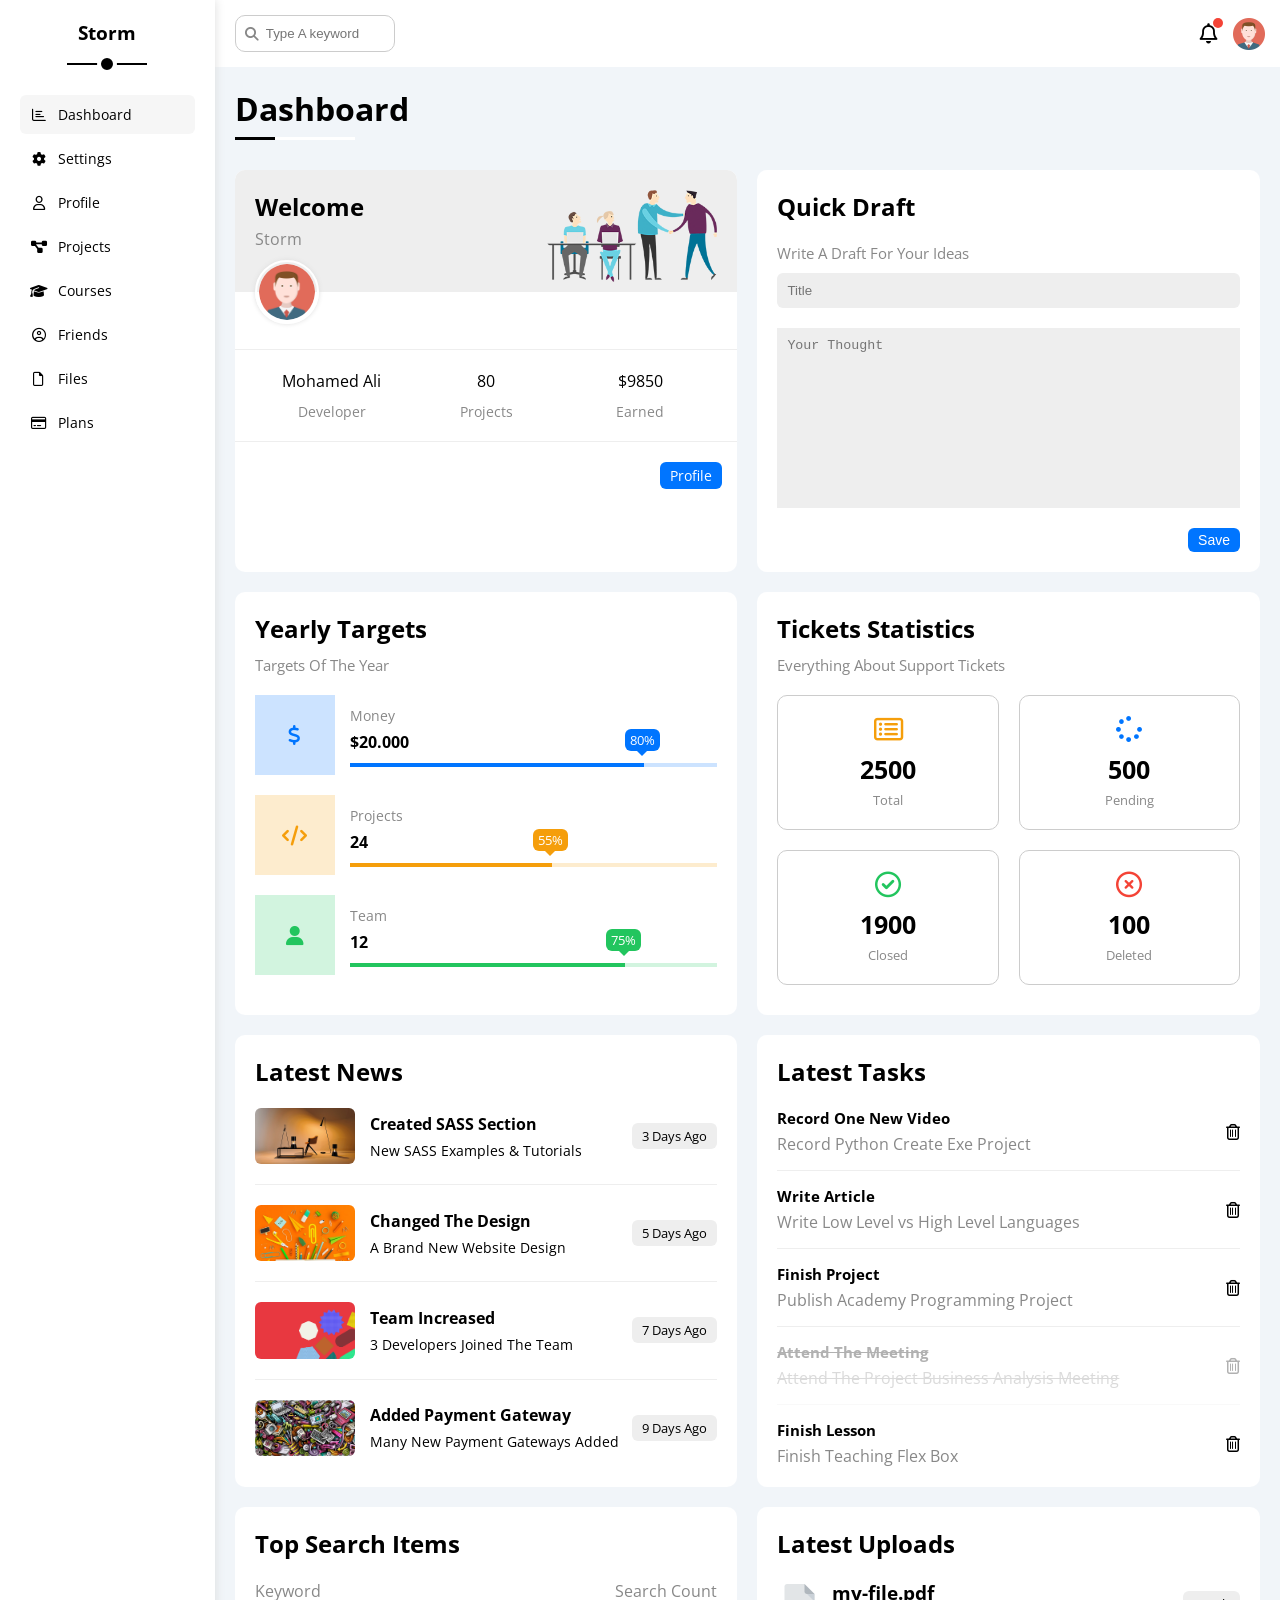
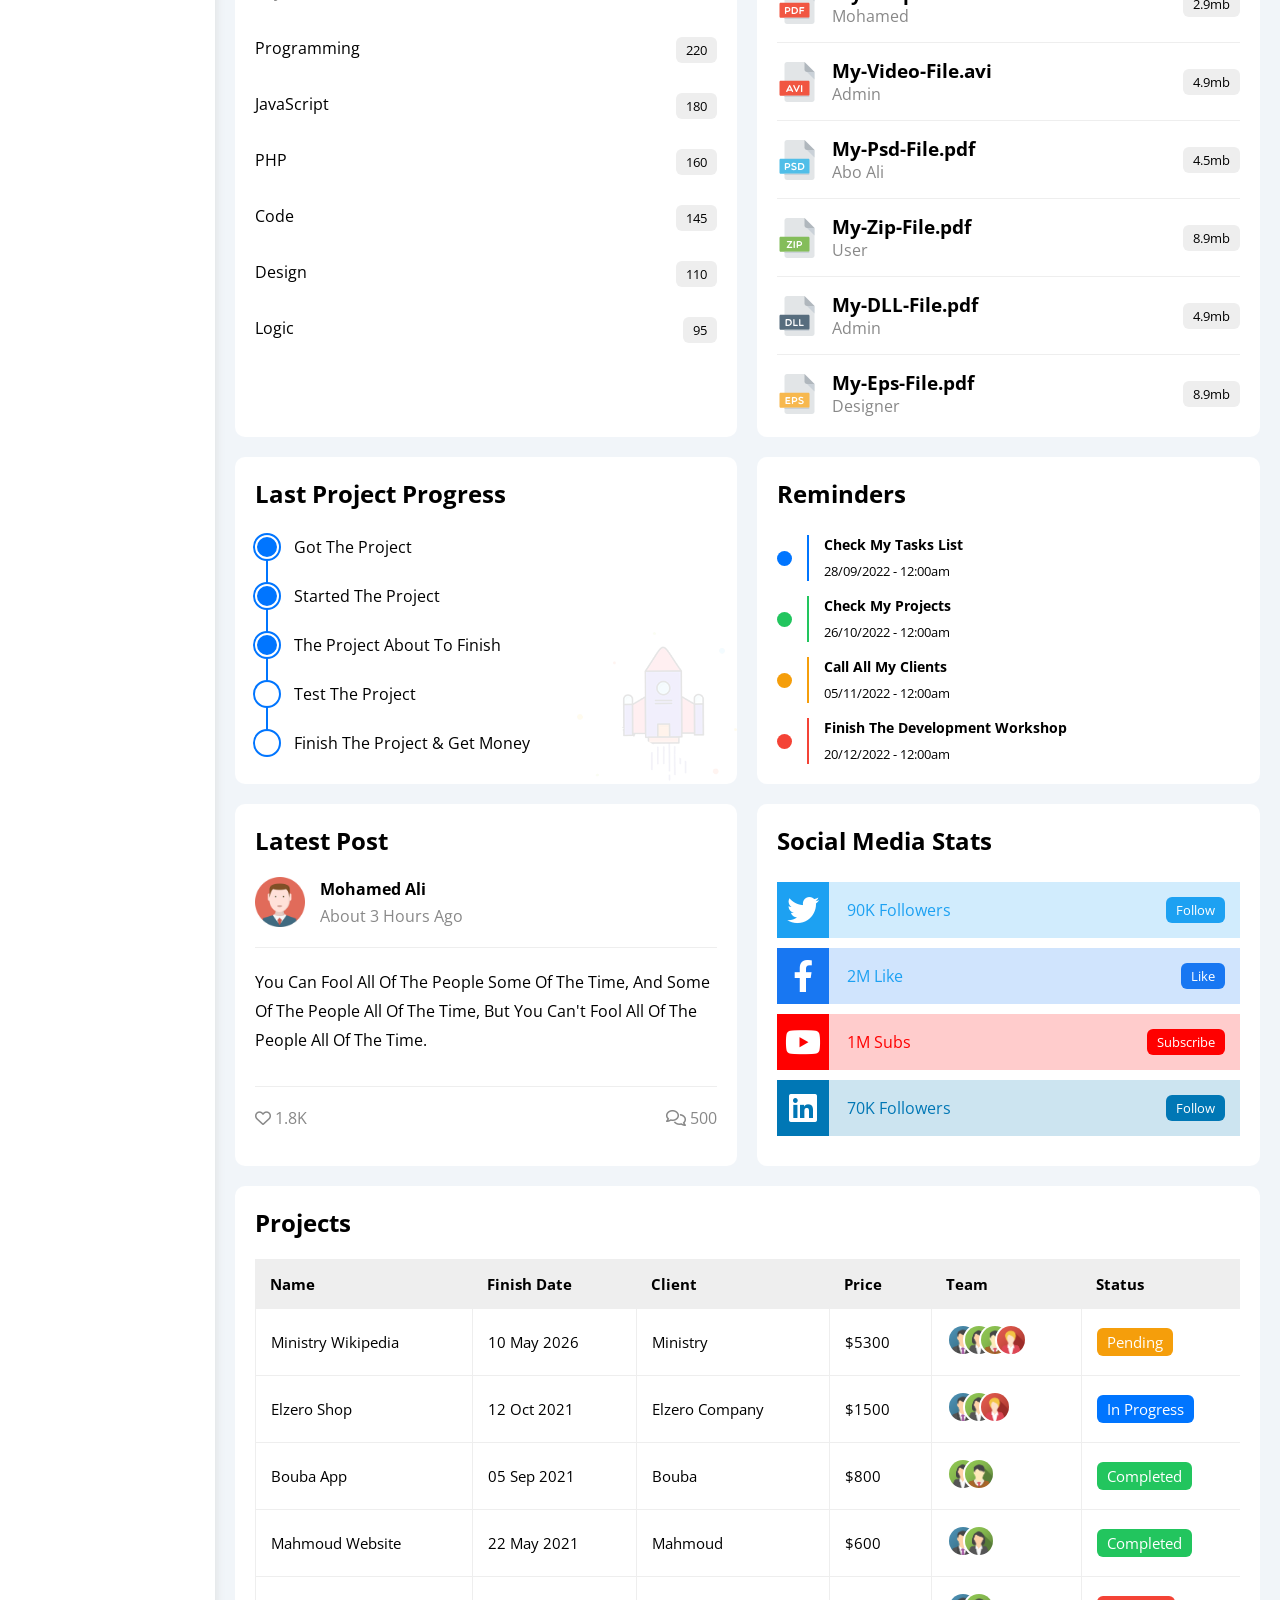
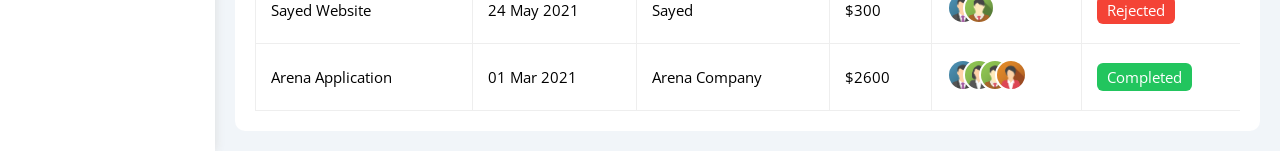
<file: index.html>
<!doctype html>
<html lang="en">
  <head>
    <meta charset="UTF-8" />
    <meta http-equiv="X-UA-Compatible" content="IE=edge" />
    <meta name="viewport" content="width=device-width, initial-scale=1.0" />
    <title>Dashboard</title>
    <link rel="stylesheet" href="css/all.min.css" />
    <link rel="stylesheet" href="css/framework.css" />
    <link rel="stylesheet" href="css/master.css" />
    <link rel="preconnect" href="https://fonts.googleapis.com" />
    <link rel="preconnect" href="https://fonts.gstatic.com" crossorigin />
    <link
      href="https://fonts.googleapis.com/css2?family=Open+Sans:wght@300;500&#038;display=swap"
      rel="stylesheet"
    />
  </head>
  <body>
    <div class="page d-flex">
      <div class="sidebar bg-white p-20 p-relative">
        <h3 class="p-relative txt-c mt-0 ">Storm</h3>
        <ul>
          <li>
            <a class="active d-flex align-center fs-14 c-black rad-6 p-10" href="index.html">
              <i class="fa-regular fa-chart-bar fa-fw"></i>
              <span>Dashboard</span>
            </a>
          </li>
          <li>
            <a class="d-flex align-center fs-14 c-black rad-6 p-10" href="settings.html">
              <i class="fa-solid fa-gear fa-fw"></i>
              <span>Settings</span>
            </a>
          </li>
          <li>
            <a class="d-flex align-center fs-14 c-black rad-6 p-10" href="profile.html">
              <i class="fa-regular fa-user fa-fw"></i>
              <span>Profile</span>
            </a>
          </li>
          <li>
            <a class="d-flex align-center fs-14 c-black rad-6 p-10" href="projects.html">
              <i class="fa-solid fa-diagram-project fa-fw"></i>
              <span>Projects</span>
            </a>
          </li>
          <li>
            <a class="d-flex align-center fs-14 c-black rad-6 p-10" href="courses.html">
              <i class="fa-solid fa-graduation-cap fa-fw"></i>
              <span>Courses</span>
            </a>
          </li>
          <li>
            <a class="d-flex align-center fs-14 c-black rad-6 p-10" href="friends.html">
              <i class="fa-regular fa-circle-user fa-fw"></i>
              <span>Friends</span>
            </a>
          </li>
          <li>
            <a class="d-flex align-center fs-14 c-black rad-6 p-10" href="files.html">
              <i class="fa-regular fa-file fa-fw"></i>
              <span>Files</span>
            </a>
          </li>
          <li>
            <a class="d-flex align-center fs-14 c-black rad-6 p-10" href="plans.html">
              <i class="fa-regular fa-credit-card fa-fw"></i>
              <span>Plans</span>
            </a>
          </li>
        </ul>
      </div>
      <div class="content w-full">
        <!-- Start Head  -->
         <div class="head bg-white p-15 between-flex">
          <div class="search p-relative">
            <input class="p-10" type="search" placeholder="Type A keyword">
          </div>
          <div class="icons d-flex align-center">
            <span class="notification p-relative">
              <i class="fa-regular fa-bell fa-lg"></i>
            </span>
            <img src="img/avatar.png" alt="">
          </div>
         </div>
        <!-- End Head  -->
         <h1 class="p-relative">Dashboard</h1>
         <div class="wrapper d-grid gap-20">
          <div class="welcome bg-white rad-10 txt-c-mobile block-mobile">
            <div class="intro p-20 d-flex space-between bg-eee">
              <div>
                <h2 class="m-0">Welcome</h2>
                <p class="c-gray mt-5">Storm</p>
              </div>
              <img class="hide-mobile" src="img/welcome.png" alt="">
            </div>
            <img src="img/avatar.png" alt="" class="avatar">
            <div class="body txt-c d-flex p-20 mt-20 mb-20 block-mobile">
              <div>Mohamed Ali <span class="d-block c-gray fs-14 mt-10">Developer</span></div>
              <div>80 <span class="d-block c-gray fs-14 mt-10">Projects</span></div>
              <div>$9850 <span class="d-block c-gray fs-14 mt-10">Earned</span></div>
            </div>
            <a href="profile.html" class="visit d-block fs-14 bg-blue c-white w-fit btn-shape">Profile</a>
          </div>
          <!-- Start Quick Draft Widget -->
            <div class="quick-draft p-20 bg-white rad-10">
              <h2 class="mt-0 mb-20">Quick Draft</h2>
              <p class="c-gray mt-0 mb-10 fs-15">Write A Draft For Your Ideas</p>
              <form>
                <input class="mb-20 d-block w-full bg-eee b-none p-10 rad-6" type="text" placeholder="Title"">
                <textarea class="d-block mb-20 w-full p-10 b-none bg-eee" placeholder="Your Thought"></textarea>
                <input class="save d-block fs-14 bg-blue c-white b-none w-fit btn-shape" type="submit" value="Save">
              </form>
            </div>
          <!-- End Quick Draft Widget -->

          <!-- Start Targets -->
            <div class="targets p-20 bg-white rad-10">
              <h2 class="mt-0 mb-10">Yearly Targets</h2>
              <p class="mt-0 mb-20 c-gray fs-15">Targets Of The Year</p>
              <div class="target-row mb-20 blue d-flex align-center">
                <div class="icon center-flex">
                  <i class="fa-solid fa-dollar-sign fa-lg c-blue"></i>
                </div>
                <div class="details">
                  <span class="fs-14 c-gray">Money</span>
                  <span class="d-block mt-5 mb-10 fw-bold">$20.000</span>
                  <div class="progress p-relative">
                    <span class="bg-blue blue" style="width: 80%">
                      <span class="bg-blue">80%</span>
                    </span>
                  </div>
                </div>
              </div>
              <div class="target-row mb-20 orange d-flex align-center">
                <div class="icon center-flex">
                  <i class="fa-solid fa-code fa-lg c-orange"></i>
                </div>
                <div class="details">
                  <span class="fs-14 c-gray">Projects</span>
                  <span class="d-block mt-5 mb-10 fw-bold">24</span>
                  <div class="progress p-relative">
                    <span class="bg-orange orange" style="width: 55%">
                      <span class="bg-orange">55%</span>
                    </span>
                  </div>
                </div>
              </div>
              <div class="target-row mb-20 green d-flex align-center">
                <div class="icon center-flex">
                  <i class="fa-solid fa-user fa-lg c-green"></i>
                </div>
                <div class="details">
                  <span class="fs-14 c-gray">Team</span>
                  <span class="d-block mt-5 mb-10 fw-bold">12</span>
                  <div class="progress p-relative">
                    <span class="bg-green green" style="width: 75%">
                      <span class="bg-green">75%</span>
                    </span>
                  </div>
                </div>
              </div>
            </div>
          <!-- End Targets -->

          <!-- Start Tickets -->
            <div class="tickets p-20 bg-white rad-10">
              <h2 class="mt-0 mb-10">Tickets Statistics</h2>
              <p class="mt-0 mb-20 c-gray fs-15">Everything About Support Tickets</p>
              <div class="ticket d-flex txt-c gap-20 f-wrap">
                <div class="box p-20 rad-10 fs-13 c-gray">
                  <i class="fa-regular fa-rectangle-list fa-2x mb-10 c-orange "></i>
                  <span class="d-block c-black fw-bold fs-25 mb-5">2500</span>
                  Total
                </div>
                <div class="box p-20 rad-10 fs-13 c-gray">
                  <i class="fa-solid fa-spinner fa-2x mb-10 c-blue "></i>
                  <span class="d-block c-black fw-bold fs-25 mb-5">500</span>
                  Pending
                </div>
                <div class="box p-20 rad-10 fs-13 c-gray">
                  <i class="fa-regular fa-circle-check fa-2x mb-10 c-green "></i>
                  <span class="d-block c-black fw-bold fs-25 mb-5">1900</span>
                  Closed
                </div>
                <div class="box p-20 rad-10 fs-13 c-gray">
                  <i class="fa-regular fa-circle-xmark fa-2x mb-10 c-red "></i>
                  <span class="d-block c-black fw-bold fs-25 mb-5">100</span>
                  Deleted
                </div>
              </div>
            </div>
          <!-- End Tickets -->

          <!-- Start Latest News -->
            <div class="latest-news p-20 bg-white rad-10 txt-c-mobile">
              <h2 class="mt-0 mb-20">Latest News</h2>
              <div class="news-row d-flex align-center">
                <img src="img/news-01.png" alt="">
                <div class="info">
                  <h3>Created SASS Section</h3>
                  <p class="m-0 fs-14 c-grey">New SASS Examples &amp; Tutorials</p>
                </div>
                <div class="btn-shape bg-eee fs-13 label">3 Days Ago</div>
              </div>
              <div class="news-row d-flex align-center">
                <img src="img/news-02.png" alt="">
                <div class="info">
                  <h3>Changed The Design</h3>
                  <p class="m-0 fs-14 c-grey">A Brand New Website Design</p>
                </div>
                <div class="btn-shape bg-eee fs-13 label">5 Days Ago</div>
              </div>
              <div class="news-row d-flex align-center">
                <img src="img/news-03.png" alt="">
                <div class="info">
                  <h3>Team Increased</h3>
                  <p class="m-0 fs-14 c-grey">3 Developers Joined The Team</p>
                </div>
                <div class="btn-shape bg-eee fs-13 label">7 Days Ago</div>
              </div>
              <div class="news-row d-flex align-center">
                <img src="img/news-04.png" alt="">
                <div class="info">
                  <h3>Added Payment Gateway</h3>
                  <p class="m-0 fs-14 c-grey">Many New Payment Gateways Added</p>
                </div>
                <div class="btn-shape bg-eee fs-13 label">9 Days Ago</div>
              </div>
            </div>
          <!-- End Latest News -->

          <!-- Start Tasks -->
            <div class="tasks p-20 bg-white rad-10">
              <h2 class="mt-0 mb-20">Latest Tasks</h2>
              <div class="task-row between-flex">
                <div class="info">
                  <h3 class="mt-0 mb-5 fs-15">Record One New Video</h3>
                  <p class="m-0 c-gray">Record Python Create Exe Project</p>
                </div>
                <i class="fa-regular fa-trash-can delete"></i>
              </div>
              <div class="task-row between-flex">
                <div class="info">
                  <h3 class="mt-0 mb-5 fs-15">Write Article</h3>
                  <p class="m-0 c-gray">Write Low Level vs High Level Languages</p>
                </div>
                <i class="fa-regular fa-trash-can delete"></i>
              </div>
              <div class="task-row between-flex">
                <div class="info">
                  <h3 class="mt-0 mb-5 fs-15">Finish Project</h3>
                  <p class="m-0 c-gray">Publish Academy Programming Project</p>
                </div>
                <i class="fa-regular fa-trash-can delete"></i>
              </div>
              <div class="task-row between-flex done">
                <div class="info">
                  <h3 class="mt-0 mb-5 fs-15">Attend The Meeting</h3>
                  <p class="m-0 c-gray">Attend The Project Business Analysis Meeting</p>
                </div>
                <i class="fa-regular fa-trash-can delete"></i>
              </div>
              <div class="task-row between-flex">
                <div class="info">
                  <h3 class="mt-0 mb-5 fs-15">Finish Lesson</h3>
                  <p class="m-0 c-gray">Finish Teaching Flex Box</p>
                </div>
                <i class="fa-regular fa-trash-can delete"></i>
              </div>
            </div>
          <!-- End Tasks -->

          <!-- Start Search -->
            <div class="search p-20 bg-white rad-10">
              <h2 class="mt-0 mb-20">Top Search Items</h2>
              <div class="info between-flex c-gray mb-20">
                <p>Keyword</p>
                <p>Search Count</p>
              </div>
              <div class="search-row d-flex space-between pt-15 pb-15">
                <p>Programming</p>
                <div class="btn-shape bg-eee fs-13 label">220</div>
              </div>
              <div class="search-row d-flex space-between pt-15 pb-15">
                <p>JavaScript</p>
                <div class="btn-shape bg-eee fs-13 label">180</div>
              </div>
              <div class="search-row d-flex space-between pt-15 pb-15">
                <p>PHP</p>
                <div class="btn-shape bg-eee fs-13 label">160</div>
              </div>
              <div class="search-row d-flex space-between pt-15 pb-15">
                <p>Code</p>
                <div class="btn-shape bg-eee fs-13 label">145</div>
              </div>
              <div class="search-row d-flex space-between pt-15 pb-15">
                <p>Design</p>
                <div class="btn-shape bg-eee fs-13 label">110</div>
              </div>
              <div class="search-row d-flex space-between pt-15 pb-15">
                <p>Logic</p>
                <div class="btn-shape bg-eee fs-13 label">95</div>
              </div>
            </div>
          <!-- End Search -->

          <!-- Start Uploaded -->
            <div class="uploaded p-20 bg-white rad-10">
              <h2 class="mt-0 mb-20">Latest Uploads</h2>
              <div class="upload-row between-flex">
                <div class="info d-flex align-center">
                  <img src="img/pdf.svg" alt="">
                  <div class="text">
                    <h3>my-file.pdf</h3>
                    <p class="c-gray">Mohamed</p>
                  </div>
                </div>
                <div class="btn-shape bg-eee fs-13 ">2.9mb</div>
              </div>
              <div class="upload-row between-flex">
                <div class="info d-flex align-center">
                  <img src="img/avi.svg" alt="">
                  <div class="text">
                    <h3>My-Video-File.avi</h3>
                    <p class="c-gray">Admin</p>
                  </div>
                </div>
                <div class="btn-shape bg-eee fs-13 ">4.9mb</div>
              </div>
              <div class="upload-row between-flex">
                <div class="info d-flex align-center">
                  <img src="img/psd.svg" alt="">
                  <div class="text">
                    <h3>My-Psd-File.pdf</h3>
                    <p class="c-gray">Abo Ali</p>
                  </div>
                </div>
                <div class="btn-shape bg-eee fs-13 ">4.5mb</div>
              </div>
              <div class="upload-row between-flex">
                <div class="info d-flex align-center">
                  <img src="img/zip.svg" alt="">
                  <div class="text">
                    <h3>My-Zip-File.pdf</h3>
                    <p class="c-gray">User</p>
                  </div>
                </div>
                <div class="btn-shape bg-eee fs-13 ">8.9mb</div>
              </div>
              <div class="upload-row between-flex">
                <div class="info d-flex align-center">
                  <img src="img/dll.svg" alt="">
                  <div class="text">
                    <h3>My-DLL-File.pdf</h3>
                    <p class="c-gray">Admin</p>
                  </div>
                </div>
                <div class="btn-shape bg-eee fs-13 ">4.9mb</div>
              </div>
              <div class="upload-row between-flex">
                <div class="info d-flex align-center">
                  <img src="img/eps.svg" alt="">
                  <div class="text">
                    <h3>My-Eps-File.pdf</h3>
                    <p class="c-gray">Designer</p>
                  </div>
                </div>
                <div class="btn-shape bg-eee fs-13 ">8.9mb</div>
              </div>
            </div>
          <!-- End Uploaded -->

          <!-- Start Last Project -->
            <div class="last-project p-20 bg-white rad-10 p-relative">
              <h2 class="m-0 mb-20">Last Project Progress</h2>
              <ul class="m-0 p-relative">
                <li class="mt-25 d-flex align-center done">Got The Project</li>
                <li class="mt-25 d-flex align-center done">Started The Project</li>
                <li class="mt-25 d-flex align-center done">The Project About To Finish</li>
                <li class="mt-25 d-flex align-center current">Test The Project</li>
                <li class="mt-25 d-flex align-center">Finish The Project & Get Money</li>
              </ul>
              <img class="launch-icon hide-mobile" src="img/project.png" alt="">
            </div>
          <!-- End Last Project -->

          <!-- Start Reminders -->
            <div class="reminders p-20 bg-white rad-10 p-relative">
              <h2 class="m-0 mb-25">Reminders</h2>
              <ul class="m-0">
                <li class="d-flex align-center mt-15">
                  <span class="key bg-blue mr-15 d-block rad-half"></span>
                  <div class="pl-15 blue">
                    <p class="fs-14 fw-bold mt-0 mb-5">Check My Tasks List</p>
                    <span class="fs-13 c-grey">28/09/2022 - 12:00am</span>
                  </div>
                </li>
                <li class="d-flex align-center mt-15">
                  <span class="key bg-green mr-15 d-block rad-half"></span>
                  <div class="pl-15 green">
                    <p class="fs-14 fw-bold mt-0 mb-5">Check My Projects</p>
                    <span class="fs-13 c-grey">26/10/2022 - 12:00am</span>
                  </div>
                </li>
                <li class="d-flex align-center mt-15">
                  <span class="key bg-orange mr-15 d-block rad-half"></span>
                  <div class="pl-15 orange">
                    <p class="fs-14 fw-bold mt-0 mb-5">Call All My Clients</p>
                    <span class="fs-13 c-grey">05/11/2022 - 12:00am</span>
                  </div>
                </li>
                <li class="d-flex align-center mt-15">
                  <span class="key bg-red mr-15 d-block rad-half"></span>
                  <div class="pl-15 red">
                    <p class="fs-14 fw-bold mt-0 mb-5">Finish The Development Workshop</p>
                    <span class="fs-13 c-grey">20/12/2022 - 12:00am</span>
                  </div>
                </li>
            </ul>
            </div>
          <!-- End Reminders -->

          <!-- Start Posts -->
            <div class="latest-post p-20 bg-white rad-10">
              <h2 class="mt-0 mb-20">Latest Post</h2>
              <div class="info d-flex align-center">
                <img class="mr-15" src="img/avatar.png" alt="">
                <div class="text">
                  <span class="d-block mb-5 fw-bold">Mohamed Ali</span>
                  <span class="c-gray">About 3 Hours Ago</span>
                </div>
              </div>
              <div class="post-text txt-c-mobile pt-20 pb-20 mt-20 mb-20">
                You can fool all of the people some of the time, and some of the people all of the time, but you can't
                fool all of the people all of the time.
              </div> 
              <div class="post-stats between-flex c-gray">
                <div>
                  <i class="fa-regular fa-heart"></i>
                  <span>1.8K</span>
                </div>
                <div>
                  <i class="fa-regular fa-comments"></i>
                  <span>500</span>
                </div>
              </div>
            </div>
          <!-- End Posts -->

          <!-- Start Social -->
            <div class="social p-20 bg-white rad-10 p-relative">
              <h2 class="mt-0 mb-25">Social Media Stats</h2>
              <div class="box twitter p-15 mb-10 p-relative between-flex">       
                <i class="fa-brands fa-twitter fa-2x c-white h-full center-flex"></i>
                <span>90K Followers</span>
                <a class="btn-shape fs-13 c-white" href="#">Follow</a>
              </div>
              <div class="box facebook p-15 p-relative mb-10 between-flex">
                <i class="fa-brands fa-facebook-f fa-2x c-white h-full center-flex"></i>
                <span>2M Like</span>
                <a class="fs-13 c-white btn-shape" href="#">Like</a>
            </div>
            <div class="box youtube p-15 p-relative mb-10 between-flex">
              <i class="fa-brands fa-youtube fa-2x c-white h-full center-flex"></i>
              <span>1M Subs</span>
              <a class="fs-13 c-white btn-shape" href="#">Subscribe</a>
            </div>
            <div class="box linkedin p-15 p-relative mb-10 between-flex">
              <i class="fa-brands fa-linkedin fa-2x c-white h-full center-flex"></i>
              <span>70K Followers</span>
              <a class="fs-13 c-white btn-shape" href="#">Follow</a>
            </div>
            </div>
          <!-- End Social -->
         </div>
         <!-- Start Projects Table -->
           <div class="projects p-20 bg-white rad-10 m-20">
            <h2 class="mt-0 mb-20">Projects</h2>
            <div class="responsive-table">
              <table class="fs-15 w-full">
                <thead>
                  <tr>
                    <td>Name</td>
                    <td>Finish Date</td>
                    <td>Client</td>
                    <td>Price</td>
                    <td>Team</td>
                    <td>Status</td>
                  </tr>
                </thead>
                <tbody>
                  <tr>
                    <td>Ministry Wikipedia</td>
                    <td>10 May 2026</td>
                    <td>Ministry</td>
                    <td>$5300</td>
                    <td>
                      <img src="img/team-01.png" alt="">
                      <img src="img/team-02.png" alt="">
                      <img src="img/team-03.png" alt="">
                      <img src="img/team-05.png" alt="">
                    </td>
                    <td>
                      <span class="label btn-shape bg-orange c-white">Pending</span>
                    </td>
                  </tr>
                    <tr>
                    <td>Elzero Shop</td>
                    <td>12 Oct 2021</td>
                    <td>Elzero Company</td>
                    <td>$1500</td>
                    <td>
                      <img src="img/team-01.png" alt="">
                      <img src="img/team-02.png" alt="">
                      <img src="img/team-05.png" alt="">
                    </td>
                    <td><span class="label btn-shape bg-blue c-white">In Progress</span></td>
                  </tr>
                    <tr>
                    <td>Bouba App</td>
                    <td>05 Sep 2021</td>
                    <td>Bouba</td>
                    <td>$800</td>
                    <td>
                      <img src="img/team-02.png" alt="">
                      <img src="img/team-03.png" alt="">
                    </td>
                    <td><span class="label btn-shape bg-green c-white">Completed</span></td>
                  </tr>
                    <tr>
                    <td>Mahmoud Website</td>
                    <td>22 May 2021</td>
                    <td>Mahmoud</td>
                    <td>$600</td>
                    <td>
                      <img src="img/team-01.png" alt="">
                      <img src="img/team-02.png" alt="">
                    </td>
                    <td><span class="label btn-shape bg-green c-white">Completed</span></td>
                  </tr>
                    <tr>
                    <td>Sayed Website</td>
                    <td>24 May 2021</td>
                    <td>Sayed</td>
                    <td>$300</td>
                    <td>
                      <img src="img/team-01.png" alt="">
                      <img src="img/team-03.png" alt="">
                    </td>
                    <td><span class="label btn-shape bg-red c-white">Rejected</span></td>
                  </tr>
                    <tr>
                    <td>Arena Application</td>
                    <td>01 Mar 2021</td>
                    <td>Arena Company</td>
                    <td>$2600</td>
                    <td>
                      <img src="img/team-01.png" alt="">
                      <img src="img/team-02.png" alt="">
                      <img src="img/team-03.png" alt="">
                      <img src="img/team-04.png" alt="">
                    </td>
                    <td><span class="label btn-shape bg-green c-white">Completed</span></td>
                  </tr>
                </tbody>
              </table>
            </div>
           </div>
         <!-- End Projects Table -->
      </div>
    </div>
  </body>
</html>
</file>
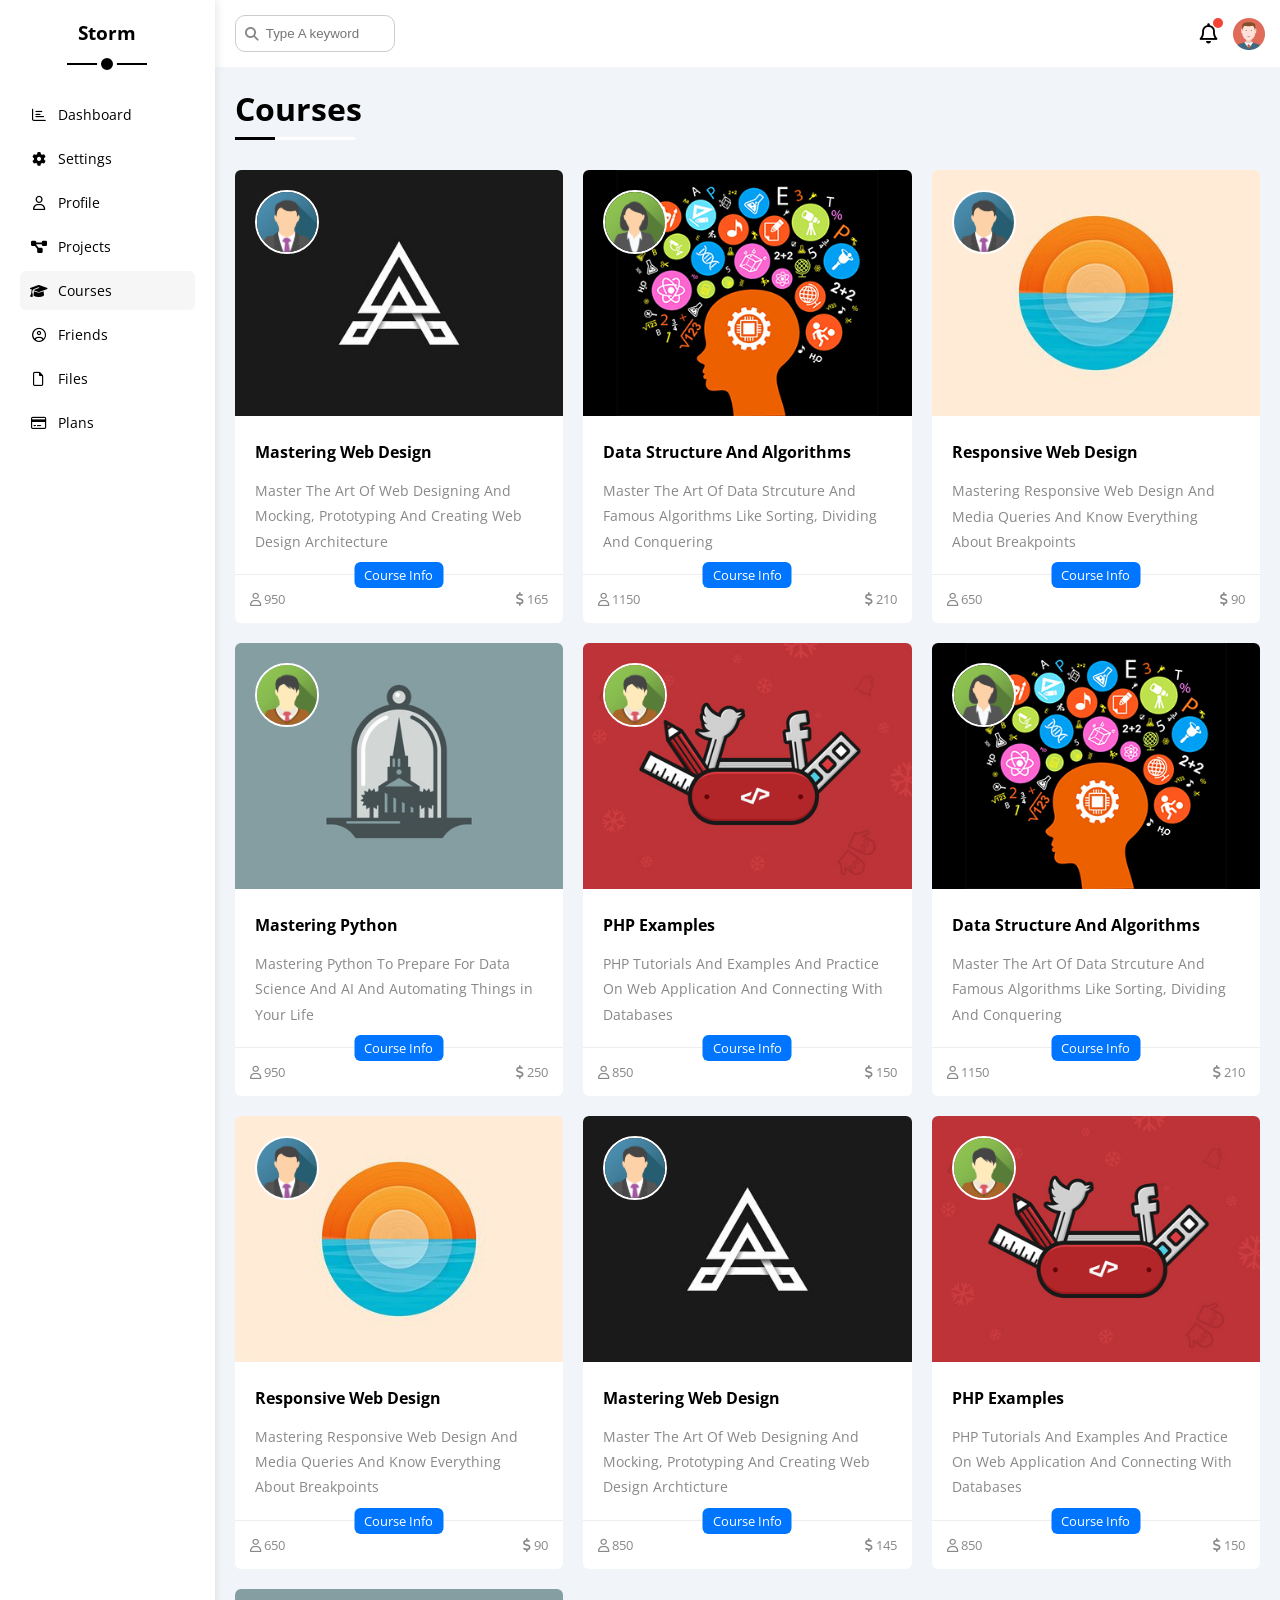
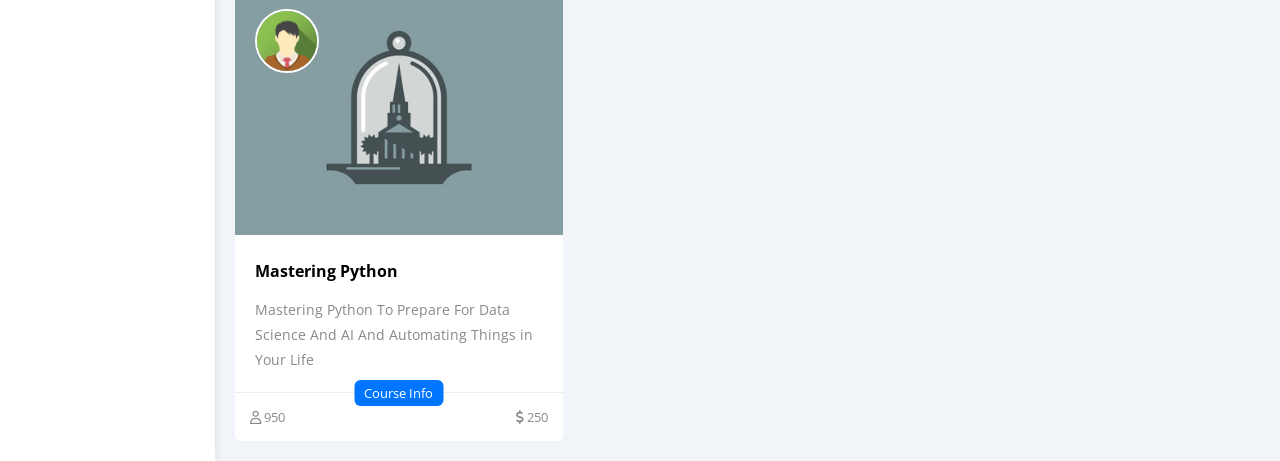
<file: courses.html>
<!doctype html>
<html lang="en">
  <head>
    <meta charset="UTF-8" />
    <meta http-equiv="X-UA-Compatible" content="IE=edge" />
    <meta name="viewport" content="width=device-width, initial-scale=1.0" />
    <title>Courses</title>
    <link rel="stylesheet" href="css/all.min.css" />
    <link rel="stylesheet" href="css/framework.css" />
    <link rel="stylesheet" href="css/master.css" />
    <link rel="preconnect" href="https://fonts.googleapis.com" />
    <link rel="preconnect" href="https://fonts.gstatic.com" crossorigin />
    <link
      href="https://fonts.googleapis.com/css2?family=Open+Sans:wght@300;500&#038;display=swap"
      rel="stylesheet"
    />
  </head>
  <body>
    <div class="page d-flex">
      <div class="sidebar bg-white p-20 p-relative">
        <h3 class="p-relative txt-c mt-0 ">Storm</h3>
        <ul>
          <li>
            <a class="d-flex align-center fs-14 c-black rad-6 p-10" href="index.html">
              <i class="fa-regular fa-chart-bar fa-fw"></i>
              <span>Dashboard</span>
            </a>
          </li>
          <li>
            <a class="d-flex align-center fs-14 c-black rad-6 p-10" href="settings.html">
              <i class="fa-solid fa-gear fa-fw"></i>
              <span>Settings</span>
            </a>
          </li>
          <li>
            <a class="d-flex align-center fs-14 c-black rad-6 p-10" href="profile.html">
              <i class="fa-regular fa-user fa-fw"></i>
              <span>Profile</span>
            </a>
          </li>
          <li>
            <a class="d-flex align-center fs-14 c-black rad-6 p-10" href="projects.html">
              <i class="fa-solid fa-diagram-project fa-fw"></i>
              <span>Projects</span>
            </a>
          </li>
          <li>
            <a class="active d-flex align-center fs-14 c-black rad-6 p-10" href="courses.html">
              <i class="fa-solid fa-graduation-cap fa-fw"></i>
              <span>Courses</span>
            </a>
          </li>
          <li>
            <a class="d-flex align-center fs-14 c-black rad-6 p-10" href="friends.html">
              <i class="fa-regular fa-circle-user fa-fw"></i>
              <span>Friends</span>
            </a>
          </li>
          <li>
            <a class="d-flex align-center fs-14 c-black rad-6 p-10" href="files.html">
              <i class="fa-regular fa-file fa-fw"></i>
              <span>Files</span>
            </a>
          </li>
          <li>
            <a class="d-flex align-center fs-14 c-black rad-6 p-10" href="plans.html">
              <i class="fa-regular fa-credit-card fa-fw"></i>
              <span>Plans</span>
            </a>
          </li>
        </ul>
      </div>
      <div class="content w-full">
        <!-- Start Head  -->
         <div class="head bg-white p-15 between-flex">
          <div class="search p-relative">
            <input class="p-10" type="search" placeholder="Type A keyword">
          </div>
          <div class="icons d-flex align-center">
            <span class="notification p-relative">
              <i class="fa-regular fa-bell fa-lg"></i>
            </span>
            <img src="img/avatar.png" alt="">
          </div>
         </div>
        <!-- End Head  -->
         <h1 class="p-relative">Courses</h1>
         <div class="courses-page d-grid m-20 gap-20">
            <div class="course bg-white rad-6 p-relative">
                <img class="cover" src="img/course-01.jpg" alt="">
                <img class="instructor" src="img/team-01.png" alt="">
                <div class="p-20">
                <h4 class="m-0">Mastering Web Design</h4>
                <p class="description c-gray mt-15 fs-14">
                    Master The Art Of Web Designing And Mocking, Prototyping And Creating Web Design Architecture
                </p>
                </div>
                <div class="info p-15 p-relative between-flex">
                <span class="title bg-blue c-white btn-shape">Course Info</span>
                <span class="c-gray">
                    <i class="fa-regular fa-user"></i>
                    950
                </span>
                <span class="c-gray">
                    <i class="fa-solid fa-dollar-sign"></i>
                    165
                </span>
                </div>
            </div>
            <div class="course bg-white rad-6 p-relative">
                <img class="cover" src="img/course-02.jpg" alt="">
                <img class="instructor" src="img/team-02.png" alt="">
                <div class="p-20">
                <h4 class="m-0">Data Structure And Algorithms</h4>
                    <p class="description c-gray mt-15 fs-14">
                        Master The Art Of Data Strcuture And Famous Algorithms Like Sorting, Dividing And Conquering
                    </p>
                </div>
                <div class="info p-15 p-relative between-flex">
                    <span class="title bg-blue c-white btn-shape">Course Info</span>
                    <span class="c-gray"> <i class="fa-regular fa-user"></i> 1150</span>
                    <span class="c-gray"><i class="fa-solid fa-dollar-sign"></i> 210</span>
                </div>
            </div>
            <div class="course bg-white rad-6 p-relative">
                <img class="cover" src="img/course-03.jpg" alt="">
                <img class="instructor" src="img/team-01.png" alt="">
                <div class="p-20">
                    <h4 class="m-0">Responsive Web Design</h4>
                    <p class="description c-gray mt-15 fs-14">
                        Mastering Responsive Web Design And Media Queries And Know Everything About Breakpoints
                    </p>
                </div>
                <div class="info p-15 p-relative between-flex">
                    <span class="title bg-blue c-white btn-shape">Course Info</span>
                    <span class="c-gray"> <i class="fa-regular fa-user"></i> 650</span>
                    <span class="c-gray"><i class="fa-solid fa-dollar-sign"></i> 90</span>
                </div>
            </div>
            <div class="course bg-white rad-6 p-relative">
                <img class="cover" src="img/course-04.jpg" alt="">
                <img class="instructor" src="img/team-03.png" alt="">
                <div class="p-20">
                    <h4 class="m-0">Mastering Python</h4>
                    <p class="description c-gray mt-15 fs-14">
                        Mastering Python To Prepare For Data Science And AI And Automating Things in Your Life
                    </p>
                </div>
                <div class="info p-15 p-relative between-flex">
                    <span class="title bg-blue c-white btn-shape">Course Info</span>
                    <span class="c-gray"> <i class="fa-regular fa-user"></i> 950</span>
                    <span class="c-gray"><i class="fa-solid fa-dollar-sign"></i> 250</span>
                </div>
            </div>
            <div class="course bg-white rad-6 p-relative">
                <img class="cover" src="img/course-05.jpg" alt="">
                <img class="instructor" src="img/team-03.png" alt="">
                <div class="p-20">
                    <h4 class="m-0">PHP Examples</h4>
                    <p class="description c-gray mt-15 fs-14">
                        PHP Tutorials And Examples And Practice On Web Application And Connecting With Databases
                    </p>
                </div>
                <div class="info p-15 p-relative between-flex">
                    <span class="title bg-blue c-white btn-shape">Course Info</span>
                    <span class="c-gray"> <i class="fa-regular fa-user"></i> 850</span>
                    <span class="c-gray"><i class="fa-solid fa-dollar-sign"></i> 150</span>
                </div>
            </div>
            <div class="course bg-white rad-6 p-relative">
                <img class="cover" src="img/course-02.jpg" alt="">
                <img class="instructor" src="img/team-02.png" alt="">
                <div class="p-20">
                    <h4 class="m-0">Data Structure And Algorithms</h4>
                    <p class="description c-gray mt-15 fs-14">
                        Master The Art Of Data Strcuture And Famous Algorithms Like Sorting, Dividing And Conquering
                    </p>
                </div>
                <div class="info p-15 p-relative between-flex">
                    <span class="title bg-blue c-white btn-shape">Course Info</span>
                    <span class="c-gray"> <i class="fa-regular fa-user"></i> 1150</span>
                    <span class="c-gray"><i class="fa-solid fa-dollar-sign"></i> 210</span>
                </div>
            </div>
            <div class="course bg-white rad-6 p-relative">
                <img class="cover" src="img/course-03.jpg" alt="">
                <img class="instructor" src="img/team-01.png" alt="">
                <div class="p-20">
                    <h4 class="m-0">Responsive Web Design</h4>
                    <p class="description c-gray mt-15 fs-14">
                        Mastering Responsive Web Design And Media Queries And Know Everything About Breakpoints
                    </p>
                </div>
                <div class="info p-15 p-relative between-flex">
                    <span class="title bg-blue c-white btn-shape">Course Info</span>
                    <span class="c-gray"> <i class="fa-regular fa-user"></i> 650</span>
                    <span class="c-gray"><i class="fa-solid fa-dollar-sign"></i> 90</span>
                </div>
            </div>
            <div class="course bg-white rad-6 p-relative">
                <img class="cover" src="img/course-01.jpg" alt="">
                <img class="instructor" src="img/team-01.png" alt="">
                <div class="p-20">
                    <h4 class="m-0">Mastering Web Design</h4>
                    <p class="description c-gray mt-15 fs-14">
                        Master The Art Of Web Designing And Mocking, Prototyping And Creating Web Design Archticture
                    </p>
                </div>
                <div class="info p-15 p-relative between-flex">
                    <span class="title bg-blue c-white btn-shape">Course Info</span>
                    <span class="c-gray"> <i class="fa-regular fa-user"></i> 850</span>
                    <span class="c-gray"><i class="fa-solid fa-dollar-sign"></i> 145</span>
                </div>
            </div>
            <div class="course bg-white rad-6 p-relative">
                <img class="cover" src="img/course-05.jpg" alt="">
                <img class="instructor" src="img/team-03.png" alt="">
                <div class="p-20">
                    <h4 class="m-0">PHP Examples</h4>
                    <p class="description c-gray mt-15 fs-14">
                        PHP Tutorials And Examples And Practice On Web Application And Connecting With Databases
                    </p>
                </div>
                <div class="info p-15 p-relative between-flex">
                    <span class="title bg-blue c-white btn-shape">Course Info</span>
                    <span class="c-gray"> <i class="fa-regular fa-user"></i> 850</span>
                    <span class="c-gray"><i class="fa-solid fa-dollar-sign"></i> 150</span>
                </div>
            </div>
            <div class="course bg-white rad-6 p-relative">
                <img class="cover" src="img/course-04.jpg" alt="">
                <img class="instructor" src="img/team-03.png" alt="">
                <div class="p-20">
                    <h4 class="m-0">Mastering Python</h4>
                    <p class="description c-gray mt-15 fs-14">
                        Mastering Python To Prepare For Data Science And AI And Automating Things in Your Life
                    </p>
                </div>
                <div class="info p-15 p-relative between-flex">
                    <span class="title bg-blue c-white btn-shape">Course Info</span>
                    <span class="c-gray"> <i class="fa-regular fa-user"></i> 950</span>
                    <span class="c-gray"><i class="fa-solid fa-dollar-sign"></i> 250</span>
                </div>
            </div>
         </div>
      </div>
    </div>
    </div>
  </body>
</html>
</file>
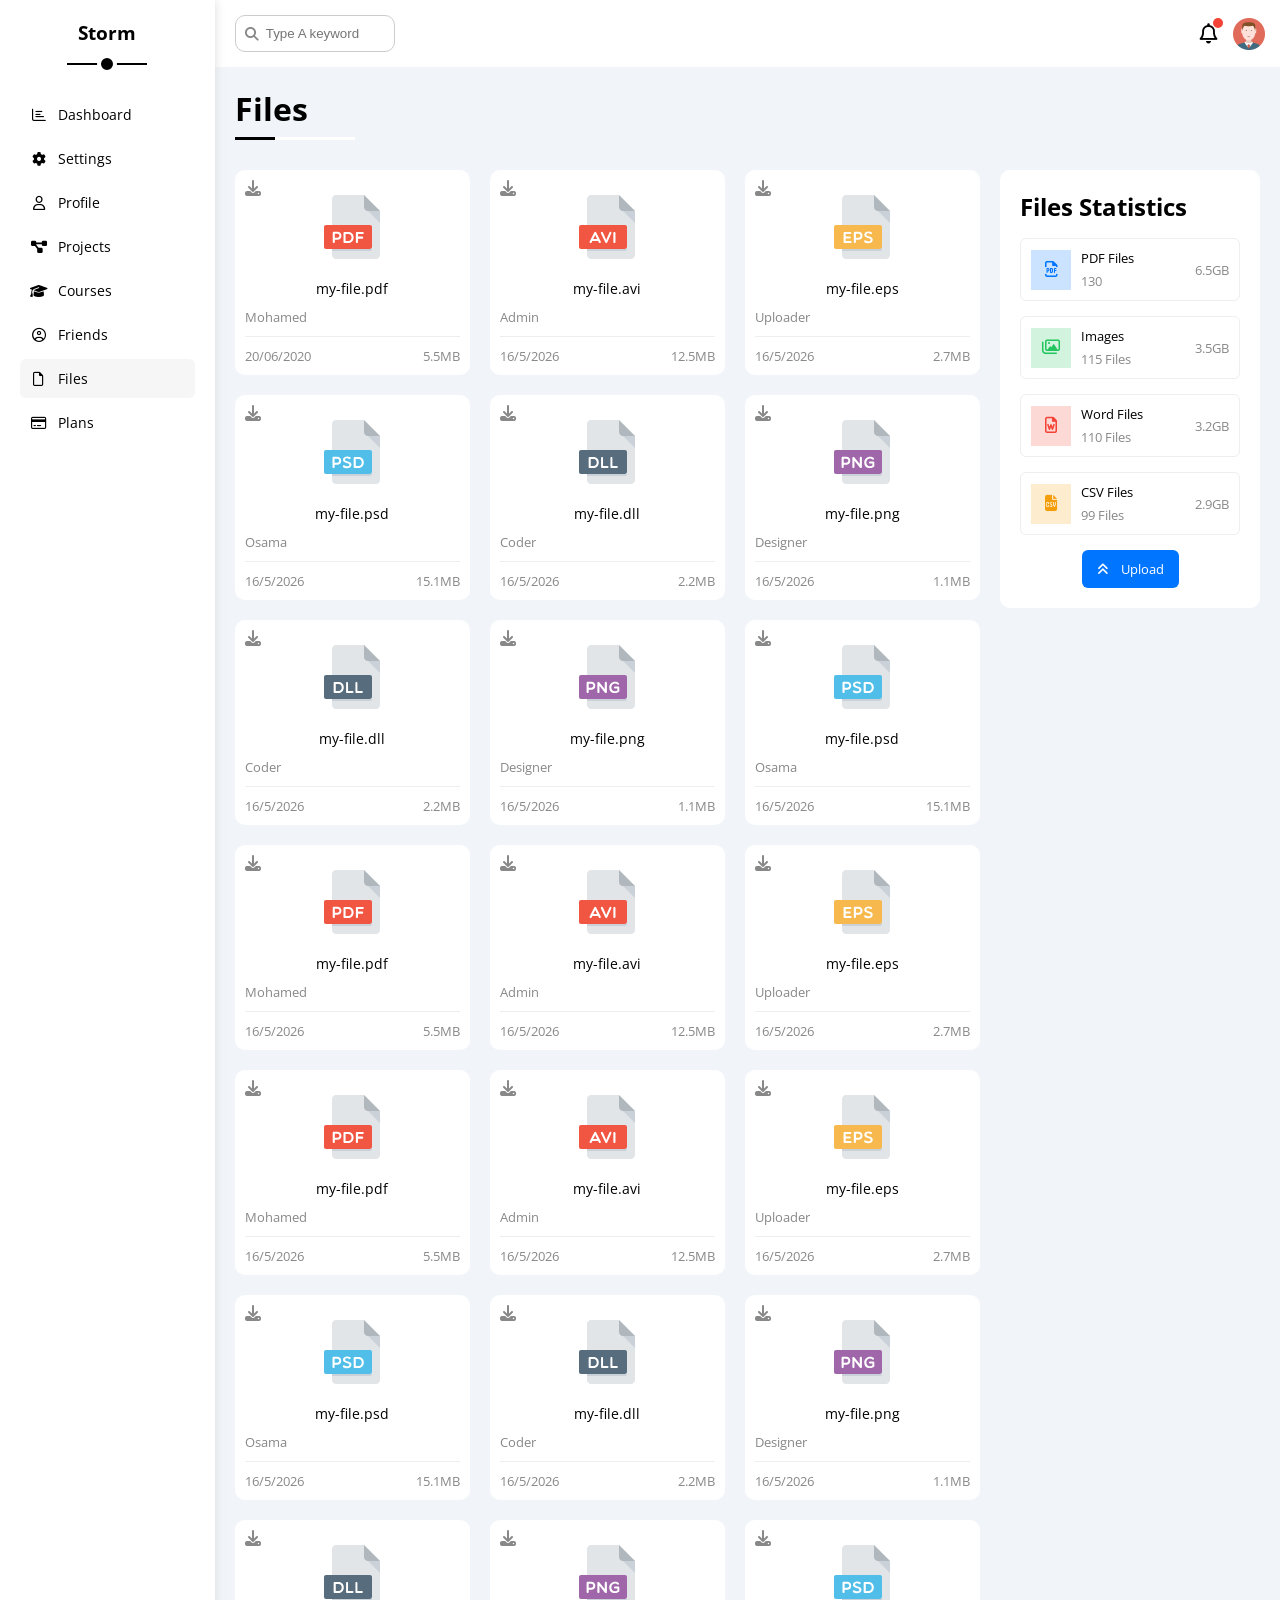
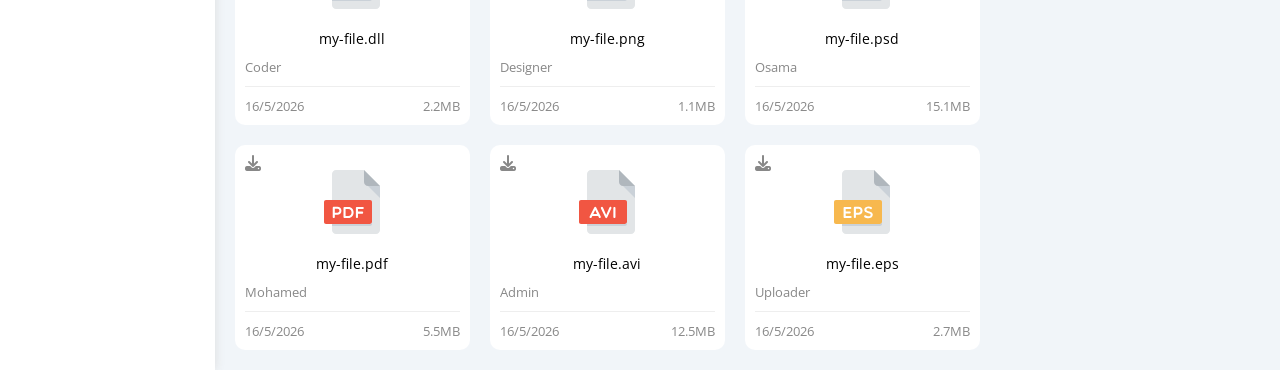
<file: files.html>
<!doctype html>
<html lang="en">
  <head>
    <meta charset="UTF-8" />
    <meta http-equiv="X-UA-Compatible" content="IE=edge" />
    <meta name="viewport" content="width=device-width, initial-scale=1.0" />
    <title>Files</title>
    <link rel="stylesheet" href="css/all.min.css" />
    <link rel="stylesheet" href="css/framework.css" />
    <link rel="stylesheet" href="css/master.css" />
    <link rel="preconnect" href="https://fonts.googleapis.com" />
    <link rel="preconnect" href="https://fonts.gstatic.com" crossorigin />
    <link
      href="https://fonts.googleapis.com/css2?family=Open+Sans:wght@300;500&#038;display=swap"
      rel="stylesheet"
    />
  </head>
  <body>
    <div class="page d-flex">
      <div class="sidebar bg-white p-20 p-relative">
        <h3 class="p-relative txt-c mt-0 ">Storm</h3>
        <ul>
          <li>
            <a class="d-flex align-center fs-14 c-black rad-6 p-10" href="index.html">
              <i class="fa-regular fa-chart-bar fa-fw"></i>
              <span>Dashboard</span>
            </a>
          </li>
          <li>
            <a class="d-flex align-center fs-14 c-black rad-6 p-10" href="settings.html">
              <i class="fa-solid fa-gear fa-fw"></i>
              <span>Settings</span>
            </a>
          </li>
          <li>
            <a class="d-flex align-center fs-14 c-black rad-6 p-10" href="profile.html">
              <i class="fa-regular fa-user fa-fw"></i>
              <span>Profile</span>
            </a>
          </li>
          <li>
            <a class="d-flex align-center fs-14 c-black rad-6 p-10" href="projects.html">
              <i class="fa-solid fa-diagram-project fa-fw"></i>
              <span>Projects</span>
            </a>
          </li>
          <li>
            <a class="d-flex align-center fs-14 c-black rad-6 p-10" href="courses.html">
              <i class="fa-solid fa-graduation-cap fa-fw"></i>
              <span>Courses</span>
            </a>
          </li>
          <li>
            <a class="d-flex align-center fs-14 c-black rad-6 p-10" href="friends.html">
              <i class="fa-regular fa-circle-user fa-fw"></i>
              <span>Friends</span>
            </a>
          </li>
          <li>
            <a class="active d-flex align-center fs-14 c-black rad-6 p-10" href="files.html">
              <i class="fa-regular fa-file fa-fw"></i>
              <span>Files</span>
            </a>
          </li>
          <li>
            <a class="d-flex align-center fs-14 c-black rad-6 p-10" href="plans.html">
              <i class="fa-regular fa-credit-card fa-fw"></i>
              <span>Plans</span>
            </a>
          </li>
        </ul>
      </div>
      <div class="content w-full">
        <!-- Start Head  -->
         <div class="head bg-white p-15 between-flex">
          <div class="search p-relative">
            <input class="p-10" type="search" placeholder="Type A keyword">
          </div>
          <div class="icons d-flex align-center">
            <span class="notification p-relative">
              <i class="fa-regular fa-bell fa-lg"></i>
            </span>
            <img src="img/avatar.png" alt="">
          </div>
         </div>
        <!-- End Head  -->
        <h1 class="p-relative">Files</h1>
        <div class="files-page d-flex m-20 gap-20">
            <div class="files-stats p-20 bg-white rad-10">
                <h2 class="mt-0 mb-15 txt-c-mobile">Files Statistics</h2>
                <div class="d-flex align-center border-eee p-10 rad-6 mb-15 fs-13">
                    <i class="fa-regular fa-file-pdf fa-lg blue center-flex c-blue icon"></i>
                    <div class="info">
                        <span>PDF Files</span>
                        <span class="c-gray d-block mt-5">130</span>
                    </div>
                    <div class="size c-gray">6.5GB</div>
                </div>
                <div class="d-flex align-center border-eee p-10 rad-6 mb-15 fs-13">
                    <i class="fa-regular fa-images fa-lg green center-flex c-green icon"></i>
                    <div class="info">
                        <span>Images</span>
                        <span class="c-gray d-block mt-5">115 Files</span>
                    </div>
                    <div class="size c-gray">3.5GB</div>
                </div>
                <div class="d-flex align-center border-eee p-10 rad-6 mb-15 fs-13">
                    <i class="fa-regular fa-file-word fa-lg red center-flex c-red icon"></i>
                    <div class="info">
                        <span>Word Files</span>
                        <span class="c-gray d-block mt-5">110 Files</span>
                    </div>
                    <div class="size c-gray">3.2GB</div>
                </div>
                <div class="d-flex align-center border-eee p-10 rad-6 fs-13">
                    <i class="fa-solid fa-file-csv fa-lg orange center-flex c-orange icon"></i>
                    <div class="info">
                        <span>CSV Files</span>
                        <span class="c-gray d-block mt-5">99 Files</span>
                    </div>
                    <div class="size c-gray">2.9GB</div>
                </div>
                <a class="upload bg-blue c-white fs-13 rad-6 d-block w-fit" href="#">
                <i class="fa-solid fa-angles-up mr-10"></i>
                Upload
                </a>
            </div>
            <div class="files-content d-grid gap-20">
            <div class="file bg-white p-10 rad-10">
                <i class="fa-solid fa-download c-gray p-absolute"></i>
                <div class="icon txt-c">
                    <img class="mt-15 mb-15" src="img/pdf.svg" alt="">
                </div>
                <div class="txt-c mb-10 fs-14">my-file.pdf</div>
                <p class="c-gray fs-13">Mohamed</p>
                <div class="info between-flex mt-10 pt-10 fs-13 c-gray">
                    <span>20/06/2020</span>
                    <span>5.5MB</span>
                </div>
            </div>
            <div class="file bg-white p-10 rad-10">
                <i class="fa-solid fa-download c-gray p-absolute"></i>
                <div class="icon txt-c">
                    <img class="mt-15 mb-15" src="img/avi.svg" alt="">
                </div>
                <div class="txt-c mb-10 fs-14">my-file.avi</div>
                <p class="c-gray fs-13">Admin</p>
                <div class="info between-flex mt-10 pt-10 fs-13 c-gray">
                    <span>16/5/2026</span>
                    <span>12.5MB</span>
                </div>
            </div>
            <div class="file bg-white p-10 rad-10">
                <i class="fa-solid fa-download c-gray p-absolute"></i>
                <div class="icon txt-c">
                    <img class="mt-15 mb-15" src="img/eps.svg" alt="">
                </div>
                <div class="txt-c mb-10 fs-14">my-file.eps</div>
                <p class="c-gray fs-13">Uploader</p>
                <div class="info between-flex mt-10 pt-10 fs-13 c-gray">
                    <span>16/5/2026</span>
                    <span>2.7MB</span>
                </div>
            </div>
            <div class="file bg-white p-10 rad-10">
                <i class="fa-solid fa-download c-gray p-absolute"></i>
                <div class="icon txt-c">
                    <img class="mt-15 mb-15" src="img/psd.svg" alt="">
                </div>
                <div class="txt-c mb-10 fs-14">my-file.psd</div>
                <p class="c-gray fs-13">Osama</p>
                <div class="info between-flex mt-10 pt-10 fs-13 c-gray">
                    <span>16/5/2026</span>
                    <span>15.1MB</span>
                </div>
            </div>
            <div class="file bg-white p-10 rad-10">
                <i class="fa-solid fa-download c-gray p-absolute"></i>
                <div class="icon txt-c">
                    <img class="mt-15 mb-15" src="img/dll.svg" alt="">
                </div>
                <div class="txt-c mb-10 fs-14">my-file.dll</div>
                <p class="c-gray fs-13">Coder</p>
                <div class="info between-flex mt-10 pt-10 fs-13 c-gray">
                    <span>16/5/2026</span>
                    <span>2.2MB</span>
                </div>
            </div>
            <div class="file bg-white p-10 rad-10">
                <i class="fa-solid fa-download c-gray p-absolute"></i>
                <div class="icon txt-c">
                    <img class="mt-15 mb-15" src="img/png.svg" alt="">
                </div>
                <div class="txt-c mb-10 fs-14">my-file.png</div>
                <p class="c-gray fs-13">Designer</p>
                <div class="info between-flex mt-10 pt-10 fs-13 c-gray">
                    <span>16/5/2026</span>
                    <span>1.1MB</span>
                </div>
            </div>
            <div class="file bg-white p-10 rad-10">
                <i class="fa-solid fa-download c-gray p-absolute"></i>
                <div class="icon txt-c">
                    <img class="mt-15 mb-15" src="img/dll.svg" alt="">
                </div>
                <div class="txt-c mb-10 fs-14">my-file.dll</div>
                <p class="c-gray fs-13">Coder</p>
                <div class="info between-flex mt-10 pt-10 fs-13 c-gray">
                    <span>16/5/2026</span>
                    <span>2.2MB</span>
                </div>
            </div>
            <div class="file bg-white p-10 rad-10">
                <i class="fa-solid fa-download c-gray p-absolute"></i>
                <div class="icon txt-c">
                    <img class="mt-15 mb-15" src="img/png.svg" alt="">
                </div>
                <div class="txt-c mb-10 fs-14">my-file.png</div>
                <p class="c-gray fs-13">Designer</p>
                <div class="info between-flex mt-10 pt-10 fs-13 c-gray">
                    <span>16/5/2026</span>
                    <span>1.1MB</span>
                </div>
            </div>
            <div class="file bg-white p-10 rad-10">
                <i class="fa-solid fa-download c-gray p-absolute"></i>
                <div class="icon txt-c">
                    <img class="mt-15 mb-15" src="img/psd.svg" alt="">
                </div>
                <div class="txt-c mb-10 fs-14">my-file.psd</div>
                <p class="c-gray fs-13">Osama</p>
                <div class="info between-flex mt-10 pt-10 fs-13 c-gray">
                    <span>16/5/2026</span>
                    <span>15.1MB</span>
                </div>
            </div>
            <div class="file bg-white p-10 rad-10">
                <i class="fa-solid fa-download c-gray p-absolute"></i>
                <div class="icon txt-c">
                    <img class="mt-15 mb-15" src="img/pdf.svg" alt="">
                </div>
                <div class="txt-c mb-10 fs-14">my-file.pdf</div>
                <p class="c-gray fs-13">Mohamed</p>
                <div class="info between-flex mt-10 pt-10 fs-13 c-gray">
                    <span>16/5/2026</span>
                    <span>5.5MB</span>
                </div>
            </div>
            <div class="file bg-white p-10 rad-10">
                <i class="fa-solid fa-download c-gray p-absolute"></i>
                <div class="icon txt-c">
                    <img class="mt-15 mb-15" src="img/avi.svg" alt="">
                </div>
                <div class="txt-c mb-10 fs-14">my-file.avi</div>
                <p class="c-gray fs-13">Admin</p>
                <div class="info between-flex mt-10 pt-10 fs-13 c-gray">
                    <span>16/5/2026</span>
                    <span>12.5MB</span>
                </div>
            </div>
            <div class="file bg-white p-10 rad-10">
                <i class="fa-solid fa-download c-gray p-absolute"></i>
                <div class="icon txt-c">
                    <img class="mt-15 mb-15" src="img/eps.svg" alt="">
                </div>
                <div class="txt-c mb-10 fs-14">my-file.eps</div>
                <p class="c-gray fs-13">Uploader</p>
                <div class="info between-flex mt-10 pt-10 fs-13 c-gray">
                    <span>16/5/2026</span>
                    <span>2.7MB</span>
                </div>
            </div>
            <div class="file bg-white p-10 rad-10">
                <i class="fa-solid fa-download c-gray p-absolute"></i>
                <div class="icon txt-c">
                    <img class="mt-15 mb-15" src="img/pdf.svg" alt="">
                </div>
                <div class="txt-c mb-10 fs-14">my-file.pdf</div>
                <p class="c-gray fs-13">Mohamed</p>
                <div class="info between-flex mt-10 pt-10 fs-13 c-gray">
                    <span>16/5/2026</span>
                    <span>5.5MB</span>
                </div>
            </div>
            <div class="file bg-white p-10 rad-10">
                <i class="fa-solid fa-download c-gray p-absolute"></i>
                <div class="icon txt-c">
                    <img class="mt-15 mb-15" src="img/avi.svg" alt="">
                </div>
                <div class="txt-c mb-10 fs-14">my-file.avi</div>
                <p class="c-gray fs-13">Admin</p>
                <div class="info between-flex mt-10 pt-10 fs-13 c-gray">
                    <span>16/5/2026</span>
                    <span>12.5MB</span>
                </div>
            </div>
            <div class="file bg-white p-10 rad-10">
                <i class="fa-solid fa-download c-gray p-absolute"></i>
                <div class="icon txt-c">
                    <img class="mt-15 mb-15" src="img/eps.svg" alt="">
                </div>
                <div class="txt-c mb-10 fs-14">my-file.eps</div>
                <p class="c-gray fs-13">Uploader</p>
                <div class="info between-flex mt-10 pt-10 fs-13 c-gray">
                    <span>16/5/2026</span>
                    <span>2.7MB</span>
                </div>
            </div>
            <div class="file bg-white p-10 rad-10">
                <i class="fa-solid fa-download c-gray p-absolute"></i>
                <div class="icon txt-c">
                    <img class="mt-15 mb-15" src="img/psd.svg" alt="">
                </div>
                <div class="txt-c mb-10 fs-14">my-file.psd</div>
                <p class="c-gray fs-13">Osama</p>
                <div class="info between-flex mt-10 pt-10 fs-13 c-gray">
                    <span>16/5/2026</span>
                    <span>15.1MB</span>
                </div>
            </div>
            <div class="file bg-white p-10 rad-10">
                <i class="fa-solid fa-download c-gray p-absolute"></i>
                <div class="icon txt-c">
                    <img class="mt-15 mb-15" src="img/dll.svg" alt="">
                </div>
                <div class="txt-c mb-10 fs-14">my-file.dll</div>
                <p class="c-gray fs-13">Coder</p>
                <div class="info between-flex mt-10 pt-10 fs-13 c-gray">
                    <span>16/5/2026</span>
                    <span>2.2MB</span>
                </div>
            </div>
            <div class="file bg-white p-10 rad-10">
                <i class="fa-solid fa-download c-gray p-absolute"></i>
                <div class="icon txt-c">
                    <img class="mt-15 mb-15" src="img/png.svg" alt="">
                </div>
                <div class="txt-c mb-10 fs-14">my-file.png</div>
                <p class="c-gray fs-13">Designer</p>
                <div class="info between-flex mt-10 pt-10 fs-13 c-gray">
                    <span>16/5/2026</span>
                    <span>1.1MB</span>
                </div>
            </div>
            <div class="file bg-white p-10 rad-10">
                <i class="fa-solid fa-download c-gray p-absolute"></i>
                <div class="icon txt-c">
                    <img class="mt-15 mb-15" src="img/dll.svg" alt="">
                </div>
                <div class="txt-c mb-10 fs-14">my-file.dll</div>
                <p class="c-gray fs-13">Coder</p>
                <div class="info between-flex mt-10 pt-10 fs-13 c-gray">
                    <span>16/5/2026</span>
                    <span>2.2MB</span>
                </div>
            </div>
            <div class="file bg-white p-10 rad-10">
                <i class="fa-solid fa-download c-gray p-absolute"></i>
                <div class="icon txt-c">
                    <img class="mt-15 mb-15" src="img/png.svg" alt="">
                </div>
                <div class="txt-c mb-10 fs-14">my-file.png</div>
                <p class="c-gray fs-13">Designer</p>
                <div class="info between-flex mt-10 pt-10 fs-13 c-gray">
                    <span>16/5/2026</span>
                    <span>1.1MB</span>
                </div>
            </div>
            <div class="file bg-white p-10 rad-10">
                <i class="fa-solid fa-download c-gray p-absolute"></i>
                <div class="icon txt-c">
                    <img class="mt-15 mb-15" src="img/psd.svg" alt="">
                </div>
                <div class="txt-c mb-10 fs-14">my-file.psd</div>
                <p class="c-gray fs-13">Osama</p>
                <div class="info between-flex mt-10 pt-10 fs-13 c-gray">
                    <span>16/5/2026</span>
                    <span>15.1MB</span>
                </div>
            </div>
            <div class="file bg-white p-10 rad-10">
                    <i class="fa-solid fa-download c-gray p-absolute"></i>
                    <div class="icon txt-c">
                        <img class="mt-15 mb-15" src="img/pdf.svg" alt="">
                    </div>
                    <div class="txt-c mb-10 fs-14">my-file.pdf</div>
                    <p class="c-gray fs-13">Mohamed</p>
                    <div class="info between-flex mt-10 pt-10 fs-13 c-gray">
                        <span>16/5/2026</span>
                        <span>5.5MB</span>
                    </div>
                </div>
                <div class="file bg-white p-10 rad-10">
                    <i class="fa-solid fa-download c-gray p-absolute"></i>
                    <div class="icon txt-c">
                        <img class="mt-15 mb-15" src="img/avi.svg" alt="">
                    </div>
                    <div class="txt-c mb-10 fs-14">my-file.avi</div>
                    <p class="c-gray fs-13">Admin</p>
                    <div class="info between-flex mt-10 pt-10 fs-13 c-gray">
                        <span>16/5/2026</span>
                        <span>12.5MB</span>
                    </div>
                </div>
                <div class="file bg-white p-10 rad-10">
                    <i class="fa-solid fa-download c-gray p-absolute"></i>
                    <div class="icon txt-c">
                        <img class="mt-15 mb-15" src="img/eps.svg" alt="">
                    </div>
                    <div class="txt-c mb-10 fs-14">my-file.eps</div>
                    <p class="c-gray fs-13">Uploader</p>
                    <div class="info between-flex mt-10 pt-10 fs-13 c-gray">
                        <span>16/5/2026</span>
                        <span>2.7MB</span>
                    </div>
                </div>
            </div>
        </div>
      </div>
    </div>
    </div>
  </body>
</html>
</file>
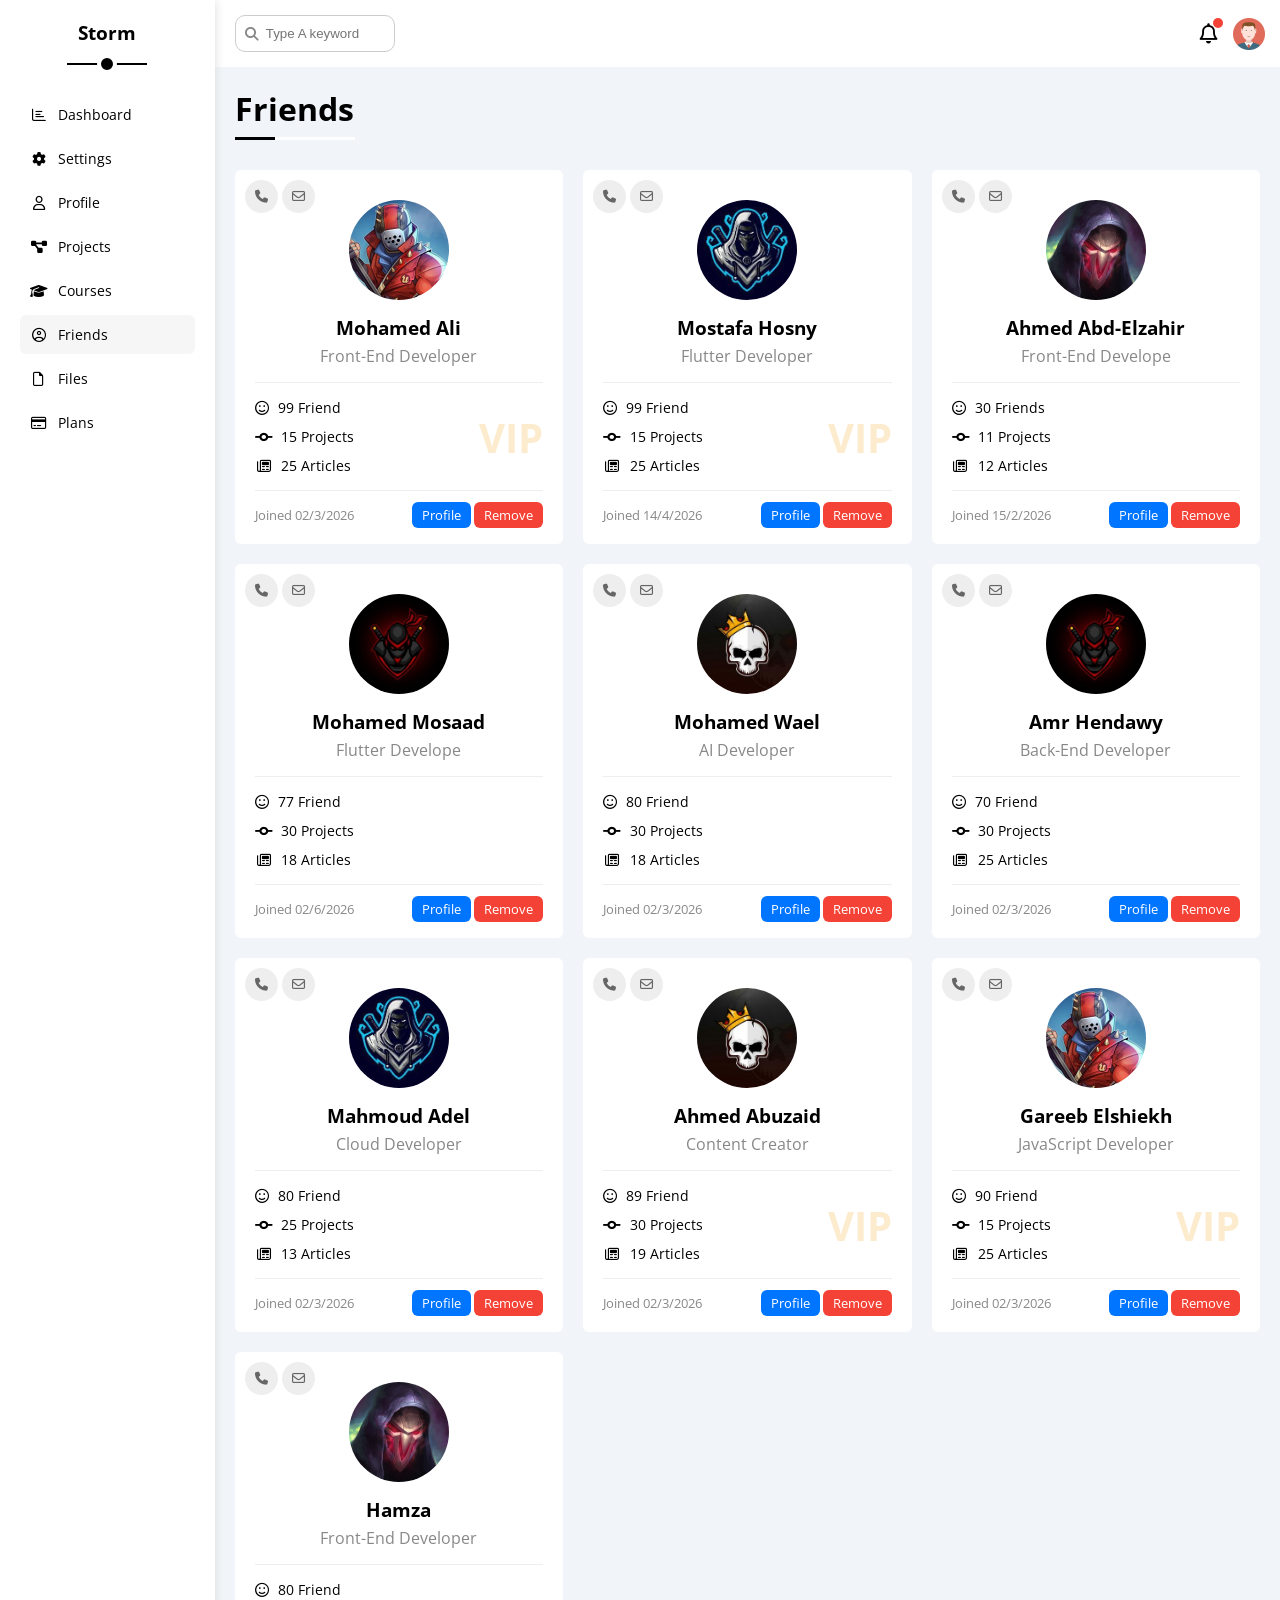
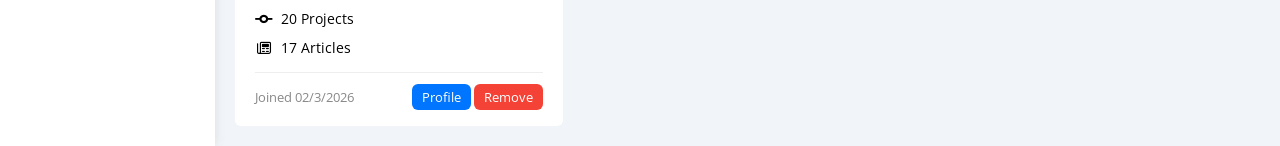
<file: friends.html>
<!doctype html>
<html lang="en">
  <head>
    <meta charset="UTF-8" />
    <meta http-equiv="X-UA-Compatible" content="IE=edge" />
    <meta name="viewport" content="width=device-width, initial-scale=1.0" />
    <title>Friends</title>
    <link rel="stylesheet" href="css/all.min.css" />
    <link rel="stylesheet" href="css/framework.css" />
    <link rel="stylesheet" href="css/master.css" />
    <link rel="preconnect" href="https://fonts.googleapis.com" />
    <link rel="preconnect" href="https://fonts.gstatic.com" crossorigin />
    <link
      href="https://fonts.googleapis.com/css2?family=Open+Sans:wght@300;500&#038;display=swap"
      rel="stylesheet"
    />
  </head>
  <body>
    <div class="page d-flex">
      <div class="sidebar bg-white p-20 p-relative">
        <h3 class="p-relative txt-c mt-0 ">Storm</h3>
        <ul>
          <li>
            <a class="d-flex align-center fs-14 c-black rad-6 p-10" href="index.html">
              <i class="fa-regular fa-chart-bar fa-fw"></i>
              <span>Dashboard</span>
            </a>
          </li>
          <li>
            <a class="d-flex align-center fs-14 c-black rad-6 p-10" href="settings.html">
              <i class="fa-solid fa-gear fa-fw"></i>
              <span>Settings</span>
            </a>
          </li>
          <li>
            <a class="d-flex align-center fs-14 c-black rad-6 p-10" href="profile.html">
              <i class="fa-regular fa-user fa-fw"></i>
              <span>Profile</span>
            </a>
          </li>
          <li>
            <a class="d-flex align-center fs-14 c-black rad-6 p-10" href="projects.html">
              <i class="fa-solid fa-diagram-project fa-fw"></i>
              <span>Projects</span>
            </a>
          </li>
          <li>
            <a class="d-flex align-center fs-14 c-black rad-6 p-10" href="courses.html">
              <i class="fa-solid fa-graduation-cap fa-fw"></i>
              <span>Courses</span>
            </a>
          </li>
          <li>
            <a class="active d-flex align-center fs-14 c-black rad-6 p-10" href="friends.html">
              <i class="fa-regular fa-circle-user fa-fw"></i>
              <span>Friends</span>
            </a>
          </li>
          <li>
            <a class="d-flex align-center fs-14 c-black rad-6 p-10" href="files.html">
              <i class="fa-regular fa-file fa-fw"></i>
              <span>Files</span>
            </a>
          </li>
          <li>
            <a class="d-flex align-center fs-14 c-black rad-6 p-10" href="plans.html">
              <i class="fa-regular fa-credit-card fa-fw"></i>
              <span>Plans</span>
            </a>
          </li>
        </ul>
      </div>
      <div class="content w-full">
        <!-- Start Head  -->
         <div class="head bg-white p-15 between-flex">
          <div class="search p-relative">
            <input class="p-10" type="search" placeholder="Type A keyword">
          </div>
          <div class="icons d-flex align-center">
            <span class="notification p-relative">
              <i class="fa-regular fa-bell fa-lg"></i>
            </span>
            <img src="img/avatar.png" alt="">
          </div>
         </div>
        <!-- End Head  -->
         <h1 class="p-relative">Friends</h1>
         <div class="friends-page d-grid m-20 gap-20">
            <div class="friend bg-white rad-6 p-20 p-relative">
                <div class="call-us">
                    <i class="fa-solid fa-phone"></i>
                    <i class="fa-regular fa-envelope"></i>
                </div>
                <div class="txt-c">
                    <img class="mb-10 mt-10 rad-half w-100 h-100" src="img/friend-01.jpg" alt="">               
                    <h3 class="m-0">Mohamed Ali</h3>
                    <p class="c-gray mt-5 mb-10">Front-End Developer</p>
                </div>
                <div class="icons p-relative fs-14">
                    <div class="mb-10">
                        <i class="fa-regular fa-face-smile mr-5"></i>
                        <span>99 Friend</span>
                    </div>
                    <div class="mb-10">
                        <i class="fa-solid fa-code-commit fa-fw mr-5"></i>
                        <span>15 Projects</span>
                    </div>
                    <div>
                        <i class="fa-regular fa-newspaper fa-fw mr-5"></i>
                        <span>25 Articles</span>
                    </div>
                    <span class="vip fw-bold c-orange">VIP</span>
                </div>
                <div class="info between-flex fs-13">
                    <span class="c-gray">Joined 02/3/2026</span>
                    <div>
                        <a class="bg-blue c-white btn-shape" href="profile.html">Profile</a>
                        <a class="bg-red c-white btn-shape" href="#">Remove</a>
                    </div>
                </div>
            </div>
            <div class="friend bg-white rad-6 p-20 p-relative">
                <div class="call-us">
                    <i class="fa-solid fa-phone"></i>
                    <i class="fa-regular fa-envelope"></i>
                </div>
                <div class="txt-c">
                    <img class="mb-10 mt-10 rad-half w-100 h-100" src="img/friend-02.jpg" alt="">               
                    <h3 class="m-0">Mostafa Hosny</h3>
                    <p class="c-gray mt-5 mb-10">Flutter Developer</p>
                </div>
                <div class="icons p-relative fs-14">
                    <div class="mb-10">
                        <i class="fa-regular fa-face-smile mr-5"></i>
                        <span>99 Friend</span>
                    </div>
                    <div class="mb-10">
                        <i class="fa-solid fa-code-commit fa-fw mr-5"></i>
                        <span>15 Projects</span>
                    </div>
                    <div>
                        <i class="fa-regular fa-newspaper fa-fw mr-5"></i>
                        <span>25 Articles</span>
                    </div>
                    <span class="vip fw-bold c-orange">VIP</span>
                </div>
                <div class="info between-flex fs-13">
                    <span class="c-gray">Joined 14/4/2026</span>
                    <div>
                        <a class="bg-blue c-white btn-shape" href="profile.html">Profile</a>
                        <a class="bg-red c-white btn-shape" href="#">Remove</a>
                    </div>
                </div>
            </div>
            <div class="friend bg-white rad-6 p-20 p-relative">
                <div class="call-us">
                    <i class="fa-solid fa-phone"></i>
                    <i class="fa-regular fa-envelope"></i>
                </div>
                <div class="txt-c">
                    <img class="mb-10 mt-10 rad-half w-100 h-100" src="img/friend-03.jpg" alt="">               
                    <h3 class="m-0">Ahmed Abd-Elzahir</h3>
                    <p class="c-gray mt-5 mb-10">Front-End Develope</p>
                </div>
                <div class="icons p-relative fs-14">
                    <div class="mb-10">
                        <i class="fa-regular fa-face-smile mr-5"></i>
                        <span>30 Friends</span>
                    </div>
                    <div class="mb-10">
                        <i class="fa-solid fa-code-commit fa-fw mr-5"></i>
                        <span>11 Projects</span>
                    </div>
                    <div>
                        <i class="fa-regular fa-newspaper fa-fw mr-5"></i>
                        <span>12 Articles</span>
                    </div>
                </div>
                <div class="info between-flex fs-13">
                    <span class="c-gray">Joined 15/2/2026</span>
                    <div>
                        <a class="bg-blue c-white btn-shape" href="profile.html">Profile</a>
                        <a class="bg-red c-white btn-shape" href="#">Remove</a>
                    </div>
                </div>
            </div>
            <div class="friend bg-white rad-6 p-20 p-relative">
                <div class="call-us">
                    <i class="fa-solid fa-phone"></i>
                    <i class="fa-regular fa-envelope"></i>
                </div>
                <div class="txt-c">
                    <img class="mb-10 mt-10 rad-half w-100 h-100" src="img/friend-04.jpg" alt="">               
                    <h3 class="m-0">Mohamed Mosaad</h3>
                    <p class="c-gray mt-5 mb-10">Flutter Develope</p>
                </div>
                <div class="icons p-relative fs-14">
                    <div class="mb-10">
                        <i class="fa-regular fa-face-smile mr-5"></i>
                        <span>77 Friend</span>
                    </div>
                    <div class="mb-10">
                        <i class="fa-solid fa-code-commit fa-fw mr-5"></i>
                        <span>30 Projects</span>
                    </div>
                    <div>
                        <i class="fa-regular fa-newspaper fa-fw mr-5"></i>
                        <span>18 Articles</span>
                    </div>
                </div>
                <div class="info between-flex fs-13">
                    <span class="c-gray">Joined 02/6/2026</span>
                    <div>
                        <a class="bg-blue c-white btn-shape" href="profile.html">Profile</a>
                        <a class="bg-red c-white btn-shape" href="#">Remove</a>
                    </div>
                </div>
            </div>
            <div class="friend bg-white rad-6 p-20 p-relative">
                <div class="call-us">
                    <i class="fa-solid fa-phone"></i>
                    <i class="fa-regular fa-envelope"></i>
                </div>
                <div class="txt-c">
                    <img class="mb-10 mt-10 rad-half w-100 h-100" src="img/friend-05.jpg" alt="">               
                    <h3 class="m-0">Mohamed Wael</h3>
                    <p class="c-gray mt-5 mb-10">AI Developer</p>
                </div>
                <div class="icons p-relative fs-14">
                    <div class="mb-10">
                        <i class="fa-regular fa-face-smile mr-5"></i>
                        <span>80 Friend</span>
                    </div>
                    <div class="mb-10">
                        <i class="fa-solid fa-code-commit fa-fw mr-5"></i>
                        <span>30 Projects</span>
                    </div>
                    <div>
                        <i class="fa-regular fa-newspaper fa-fw mr-5"></i>
                        <span>18 Articles</span>
                    </div>
                </div>
                <div class="info between-flex fs-13">
                    <span class="c-gray">Joined 02/3/2026</span>
                    <div>
                        <a class="bg-blue c-white btn-shape" href="profile.html">Profile</a>
                        <a class="bg-red c-white btn-shape" href="#">Remove</a>
                    </div>
                </div>
            </div>
            <div class="friend bg-white rad-6 p-20 p-relative">
                <div class="call-us">
                    <i class="fa-solid fa-phone"></i>
                    <i class="fa-regular fa-envelope"></i>
                </div>
                <div class="txt-c">
                    <img class="mb-10 mt-10 rad-half w-100 h-100" src="img/friend-04.jpg" alt="">               
                    <h3 class="m-0">Amr Hendawy</h3>
                    <p class="c-gray mt-5 mb-10">Back-End Developer</p>
                </div>
                <div class="icons p-relative fs-14">
                    <div class="mb-10">
                        <i class="fa-regular fa-face-smile mr-5"></i>
                        <span>70 Friend</span>
                    </div>
                    <div class="mb-10">
                        <i class="fa-solid fa-code-commit fa-fw mr-5"></i>
                        <span>30 Projects</span>
                    </div>
                    <div>
                        <i class="fa-regular fa-newspaper fa-fw mr-5"></i>
                        <span>25 Articles</span>
                    </div>
                </div>
                <div class="info between-flex fs-13">
                    <span class="c-gray">Joined 02/3/2026</span>
                    <div>
                        <a class="bg-blue c-white btn-shape" href="profile.html">Profile</a>
                        <a class="bg-red c-white btn-shape" href="#">Remove</a>
                    </div>
                </div>
            </div>
            <div class="friend bg-white rad-6 p-20 p-relative">
                <div class="call-us">
                    <i class="fa-solid fa-phone"></i>
                    <i class="fa-regular fa-envelope"></i>
                </div>
                <div class="txt-c">
                    <img class="mb-10 mt-10 rad-half w-100 h-100" src="img/friend-02.jpg" alt="">               
                    <h3 class="m-0">Mahmoud Adel</h3>
                    <p class="c-gray mt-5 mb-10">Cloud Developer</p>
                </div>
                <div class="icons p-relative fs-14">
                    <div class="mb-10">
                        <i class="fa-regular fa-face-smile mr-5"></i>
                        <span>80 Friend</span>
                    </div>
                    <div class="mb-10">
                        <i class="fa-solid fa-code-commit fa-fw mr-5"></i>
                        <span>25 Projects</span>
                    </div>
                    <div>
                        <i class="fa-regular fa-newspaper fa-fw mr-5"></i>
                        <span>13 Articles</span>
                    </div>
                </div>
                <div class="info between-flex fs-13">
                    <span class="c-gray">Joined 02/3/2026</span>
                    <div>
                        <a class="bg-blue c-white btn-shape" href="profile.html">Profile</a>
                        <a class="bg-red c-white btn-shape" href="#">Remove</a>
                    </div>
                </div>
            </div>
            <div class="friend bg-white rad-6 p-20 p-relative">
                <div class="call-us">
                    <i class="fa-solid fa-phone"></i>
                    <i class="fa-regular fa-envelope"></i>
                </div>
                <div class="txt-c">
                    <img class="mb-10 mt-10 rad-half w-100 h-100" src="img/friend-05.jpg" alt="">               
                    <h3 class="m-0">Ahmed Abuzaid</h3>
                    <p class="c-gray mt-5 mb-10">Content Creator</p>
                </div>
                <div class="icons p-relative fs-14">
                    <div class="mb-10">
                        <i class="fa-regular fa-face-smile mr-5"></i>
                        <span>89 Friend</span>
                    </div>
                    <div class="mb-10">
                        <i class="fa-solid fa-code-commit fa-fw mr-5"></i>
                        <span>30 Projects</span>
                    </div>
                    <div>
                        <i class="fa-regular fa-newspaper fa-fw mr-5"></i>
                        <span>19 Articles</span>
                    </div>
                    <span class="vip fw-bold c-orange">VIP</span>
                </div>
                <div class="info between-flex fs-13">
                    <span class="c-gray">Joined 02/3/2026</span>
                    <div>
                        <a class="bg-blue c-white btn-shape" href="profile.html">Profile</a>
                        <a class="bg-red c-white btn-shape" href="#">Remove</a>
                    </div>
                </div>
            </div>
            <div class="friend bg-white rad-6 p-20 p-relative">
                <div class="call-us">
                    <i class="fa-solid fa-phone"></i>
                    <i class="fa-regular fa-envelope"></i>
                </div>
                <div class="txt-c">
                    <img class="mb-10 mt-10 rad-half w-100 h-100" src="img/friend-01.jpg" alt="">               
                    <h3 class="m-0">Gareeb Elshiekh</h3>
                    <p class="c-gray mt-5 mb-10">JavaScript Developer</p>
                </div>
                <div class="icons p-relative fs-14">
                    <div class="mb-10">
                        <i class="fa-regular fa-face-smile mr-5"></i>
                        <span>90 Friend</span>
                    </div>
                    <div class="mb-10">
                        <i class="fa-solid fa-code-commit fa-fw mr-5"></i>
                        <span>15 Projects</span>
                    </div>
                    <div>
                        <i class="fa-regular fa-newspaper fa-fw mr-5"></i>
                        <span>25 Articles</span>
                    </div>
                    <span class="vip fw-bold c-orange">VIP</span>
                </div>
                <div class="info between-flex fs-13">
                    <span class="c-gray">Joined 02/3/2026</span>
                    <div>
                        <a class="bg-blue c-white btn-shape" href="profile.html">Profile</a>
                        <a class="bg-red c-white btn-shape" href="#">Remove</a>
                    </div>
                </div>
            </div>
            <div class="friend bg-white rad-6 p-20 p-relative">
                <div class="call-us">
                    <i class="fa-solid fa-phone"></i>
                    <i class="fa-regular fa-envelope"></i>
                </div>
                <div class="txt-c">
                    <img class="mb-10 mt-10 rad-half w-100 h-100" src="img/friend-03.jpg" alt="">               
                    <h3 class="m-0">Hamza</h3>
                    <p class="c-gray mt-5 mb-10">Front-End Developer</p>
                </div>
                <div class="icons p-relative fs-14">
                    <div class="mb-10">
                        <i class="fa-regular fa-face-smile mr-5"></i>
                        <span>80 Friend</span>
                    </div>
                    <div class="mb-10">
                        <i class="fa-solid fa-code-commit fa-fw mr-5"></i>
                        <span>20 Projects</span>
                    </div>
                    <div>
                        <i class="fa-regular fa-newspaper fa-fw mr-5"></i>
                        <span>17 Articles</span>
                    </div>
                </div>
                <div class="info between-flex fs-13">
                    <span class="c-gray">Joined 02/3/2026</span>
                    <div>
                        <a class="bg-blue c-white btn-shape" href="profile.html">Profile</a>
                        <a class="bg-red c-white btn-shape" href="#">Remove</a>
                    </div>
                </div>
            </div>
         </div>
      </div>
    </div>
    </div>
  </body>
</html>
</file>
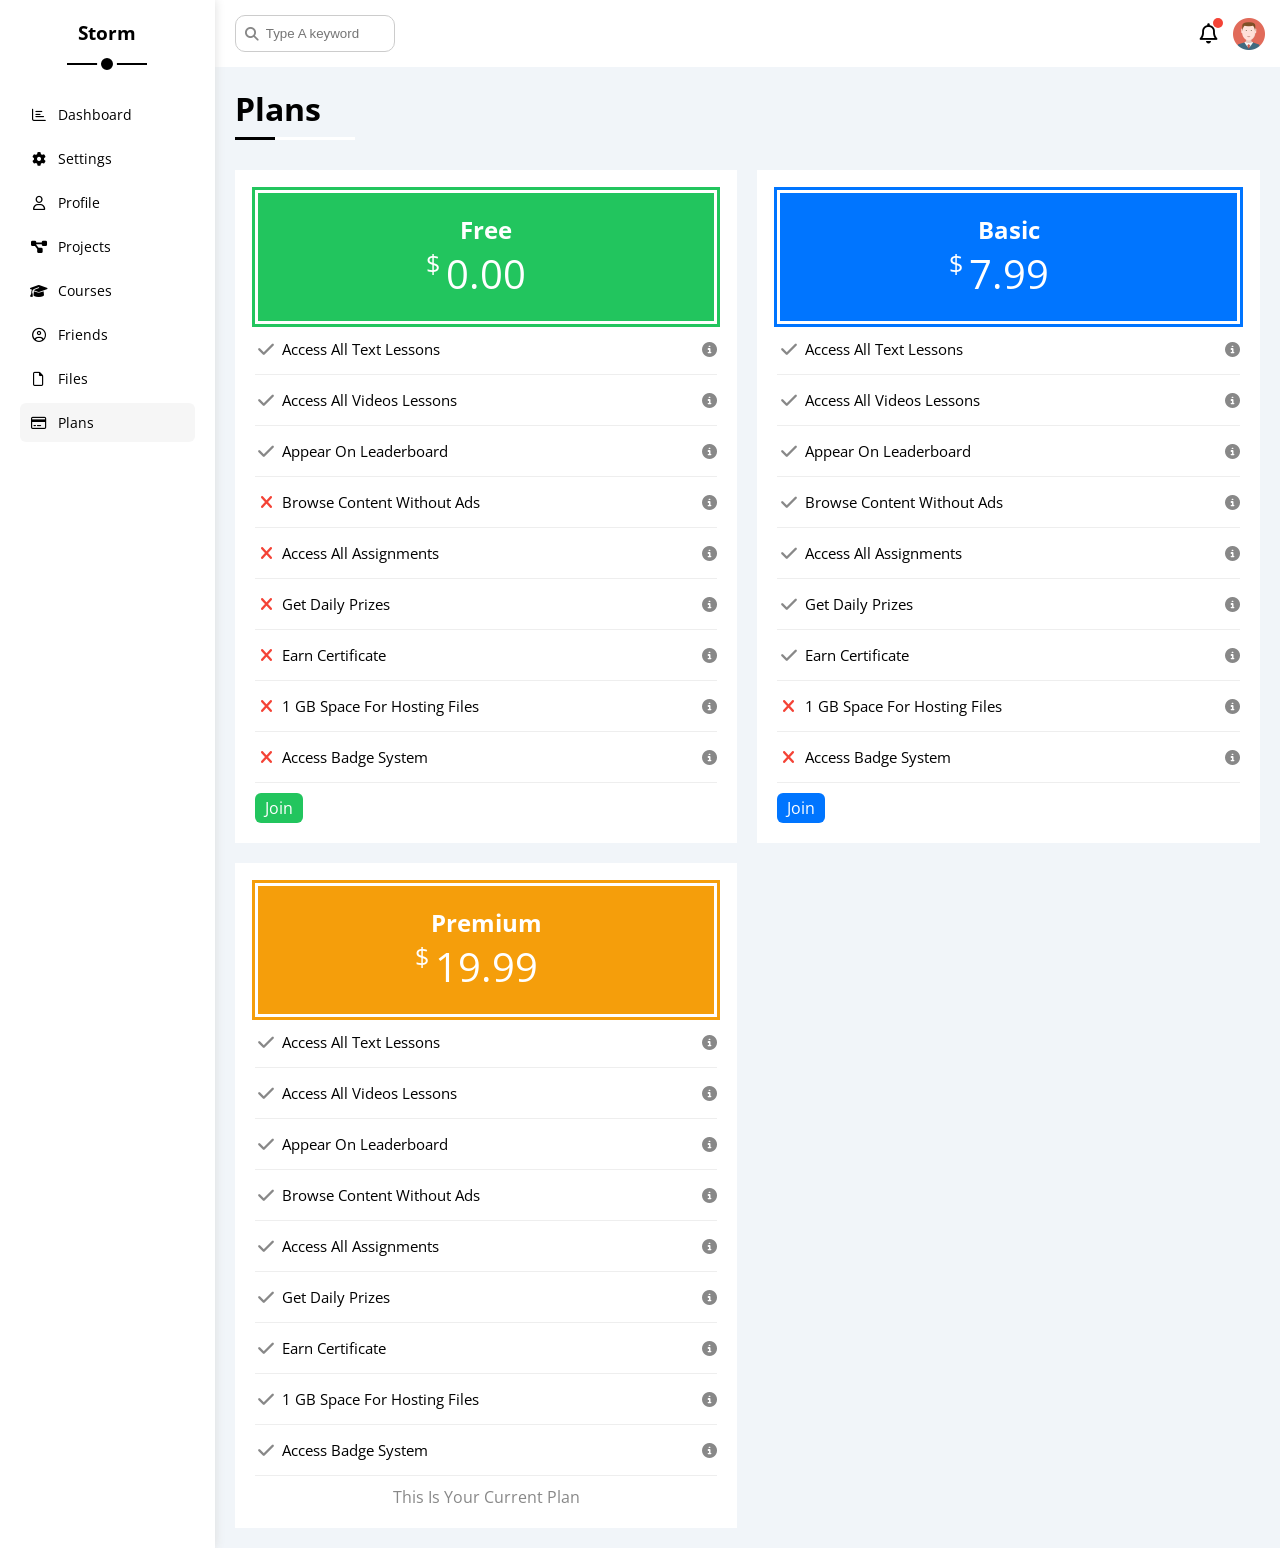
<file: plans.html>
<!doctype html>
<html lang="en">
  <head>
    <meta charset="UTF-8" />
    <meta http-equiv="X-UA-Compatible" content="IE=edge" />
    <meta name="viewport" content="width=device-width, initial-scale=1.0" />
    <title>Plans</title>
    <link rel="stylesheet" href="css/all.min.css" />
    <link rel="stylesheet" href="css/framework.css" />
    <link rel="stylesheet" href="css/master.css" />
    <link rel="preconnect" href="https://fonts.googleapis.com" />
    <link rel="preconnect" href="https://fonts.gstatic.com" crossorigin />
    <link
      href="https://fonts.googleapis.com/css2?family=Open+Sans:wght@300;500&#038;display=swap"
      rel="stylesheet"
    />
  </head>
  <body>
    <div class="page d-flex">
      <div class="sidebar bg-white p-20 p-relative">
        <h3 class="p-relative txt-c mt-0 ">Storm</h3>
        <ul>
          <li>
            <a class="d-flex align-center fs-14 c-black rad-6 p-10" href="index.html">
              <i class="fa-regular fa-chart-bar fa-fw"></i>
              <span>Dashboard</span>
            </a>
          </li>
          <li>
            <a class="d-flex align-center fs-14 c-black rad-6 p-10" href="settings.html">
              <i class="fa-solid fa-gear fa-fw"></i>
              <span>Settings</span>
            </a>
          </li>
          <li>
            <a class="d-flex align-center fs-14 c-black rad-6 p-10" href="profile.html">
              <i class="fa-regular fa-user fa-fw"></i>
              <span>Profile</span>
            </a>
          </li>
          <li>
            <a class="d-flex align-center fs-14 c-black rad-6 p-10" href="projects.html">
              <i class="fa-solid fa-diagram-project fa-fw"></i>
              <span>Projects</span>
            </a>
          </li>
          <li>
            <a class="d-flex align-center fs-14 c-black rad-6 p-10" href="courses.html">
              <i class="fa-solid fa-graduation-cap fa-fw"></i>
              <span>Courses</span>
            </a>
          </li>
          <li>
            <a class="d-flex align-center fs-14 c-black rad-6 p-10" href="friends.html">
              <i class="fa-regular fa-circle-user fa-fw"></i>
              <span>Friends</span>
            </a>
          </li>
          <li>
            <a class="d-flex align-center fs-14 c-black rad-6 p-10" href="files.html">
              <i class="fa-regular fa-file fa-fw"></i>
              <span>Files</span>
            </a>
          </li>
          <li>
            <a class="active d-flex align-center fs-14 c-black rad-6 p-10" href="plans.html">
              <i class="fa-regular fa-credit-card fa-fw"></i>
              <span>Plans</span>
            </a>
          </li>
        </ul>
      </div>
      <div class="content w-full">
        <!-- Start Head  -->
         <div class="head bg-white p-15 between-flex">
          <div class="search p-relative">
            <input class="p-10" type="search" placeholder="Type A keyword">
          </div>
          <div class="icons d-flex align-center">
            <span class="notification p-relative">
              <i class="fa-regular fa-bell fa-lg"></i>
            </span>
            <img src="img/avatar.png" alt="">
          </div>
         </div>
        <!-- End Head  -->
        <h1 class="p-relative">Plans</h1>
        <div class="plans-page d-grid m-20 gap-20">
            <div class="plan green bg-white p-20">
                <div class="top bg-green txt-c p-20">
                    <h2 class="m-0 c-white">Free</h2>
                    <div class="price c-white"><span>$</span>0.00</div>
                </div>
                <ul>
                    <li>
                        <i class="fa-solid fa-check fa-fw yes"></i>
                        <span>Access All Text Lessons</span>
                        <i class="fa-solid fa-circle-info help"></i>
                    </li>
                    <li>
                        <i class="fa-solid fa-check fa-fw yes"></i>
                        <span>Access All Videos Lessons</span>
                        <i class="fa-solid fa-circle-info help"></i>
                    </li>
                    <li>
                        <i class="fa-solid fa-check fa-fw yes"></i>
                        <span>Appear On Leaderboard</span>
                        <i class="fa-solid fa-circle-info help"></i>
                    </li>
                    <li>
                        <i class="fa-solid fa-xmark fa-fw"></i>
                        <span>Browse Content Without Ads</span>
                        <i class="fa-solid fa-circle-info help"></i>
                    </li>
                    <li>
                        <i class="fa-solid fa-xmark fa-fw"></i>
                        <span>Access All Assignments</span>
                        <i class="fa-solid fa-circle-info help"></i>
                    </li>
                    <li>
                        <i class="fa-solid fa-xmark fa-fw"></i>
                        <span>Get Daily Prizes</span>
                        <i class="fa-solid fa-circle-info help"></i>
                    </li>
                    <li>
                        <i class="fa-solid fa-xmark fa-fw"></i>
                        <span>Earn Certificate</span>
                        <i class="fa-solid fa-circle-info help"></i>
                    </li>
                    <li>
                        <i class="fa-solid fa-xmark fa-fw"></i>
                        <span>1 GB Space For Hosting Files</span>
                        <i class="fa-solid fa-circle-info help"></i>
                    </li>
                    <li>
                        <i class="fa-solid fa-xmark fa-fw"></i>
                        <span>Access Badge System</span>
                        <i class="fa-solid fa-circle-info help"></i>
                    </li>
                </ul>
                <a href="#" class="btn-shape bg-green mt-10 c-white d-block w-fit">Join</a>
            </div>
            <!-- Start Plan -->
            <div class="plan blue bg-white p-20">
                <div class="top bg-blue txt-c p-20">
                    <h2 class="m-0 c-white">Basic</h2>
                    <div class="price c-white"><span>$</span>7.99</div>
                </div>
                <ul class="list-none p-0">
                    <li>
                        <i class="fa-solid fa-check fa-fw yes"></i>
                        <span>Access All Text Lessons</span>
                        <i class="fa-solid fa-circle-info help"></i>
                    </li>
                    <li>
                        <i class="fa-solid fa-check fa-fw yes"></i>
                        <span>Access All Videos Lessons</span>
                        <i class="fa-solid fa-circle-info help"></i>
                    </li>
                    <li>
                        <i class="fa-solid fa-check fa-fw yes"></i>
                        <span>Appear On Leaderboard</span>
                        <i class="fa-solid fa-circle-info help"></i>
                    </li>
                    <li>
                        <i class="fa-solid fa-check fa-fw yes"></i>
                        <span>Browse Content Without Ads</span>
                        <i class="fa-solid fa-circle-info help"></i>
                    </li>
                    <li>
                        <i class="fa-solid fa-check fa-fw yes"></i>
                        <span>Access All Assignments</span>
                        <i class="fa-solid fa-circle-info help"></i>
                    </li>
                    <li>
                        <i class="fa-solid fa-check fa-fw yes"></i>
                        <span>Get Daily Prizes</span>
                        <i class="fa-solid fa-circle-info help"></i>
                    </li>
                    <li>
                        <i class="fa-solid fa-check fa-fw yes"></i>
                        <span>Earn Certificate</span>
                        <i class="fa-solid fa-circle-info help"></i>
                    </li>
                    <li>
                        <i class="fa-solid fa-xmark fa-fw"></i>
                        <span>1 GB Space For Hosting Files</span>
                        <i class="fa-solid fa-circle-info help"></i>
                    </li>
                    <li>
                        <i class="fa-solid fa-xmark fa-fw"></i>
                        <span>Access Badge System</span>
                        <i class="fa-solid fa-circle-info help"></i>
                    </li>
                </ul>
                <a href="#" class="btn-shape bg-blue mt-10 c-white d-block w-fit">Join</a>
            </div>
            <!-- End Plan -->
            <!-- Start Plan -->
            <div class="plan orange bg-white p-20">
                <div class="top bg-orange txt-c p-20">
                    <h2 class="m-0 c-white">Premium</h2>
                    <div class="price c-white"><span>$</span>19.99</div>
                </div>
                <ul class="list-none p-0">
                    <li>
                        <i class="fa-solid fa-check fa-fw yes"></i>
                        <span>Access All Text Lessons</span>
                        <i class="fa-solid fa-circle-info help"></i>
                    </li>
                    <li>
                        <i class="fa-solid fa-check fa-fw yes"></i>
                        <span>Access All Videos Lessons</span>
                        <i class="fa-solid fa-circle-info help"></i>
                    </li>
                    <li>
                        <i class="fa-solid fa-check fa-fw yes"></i>
                        <span>Appear On Leaderboard</span>
                        <i class="fa-solid fa-circle-info help"></i>
                    </li>
                    <li>
                        <i class="fa-solid fa-check fa-fw yes"></i>
                        <span>Browse Content Without Ads</span>
                        <i class="fa-solid fa-circle-info help"></i>
                    </li>
                    <li>
                        <i class="fa-solid fa-check fa-fw yes"></i>
                        <span>Access All Assignments</span>
                        <i class="fa-solid fa-circle-info help"></i>
                    </li>
                    <li>
                        <i class="fa-solid fa-check fa-fw yes"></i>
                        <span>Get Daily Prizes</span>
                        <i class="fa-solid fa-circle-info help"></i>
                    </li>
                    <li>
                        <i class="fa-solid fa-check fa-fw yes"></i>
                        <span>Earn Certificate</span>
                        <i class="fa-solid fa-circle-info help"></i>
                    </li>
                    <li>
                        <i class="fa-solid fa-check fa-fw yes"></i>
                        <span>1 GB Space For Hosting Files</span>
                        <i class="fa-solid fa-circle-info help"></i>
                    </li>
                    <li>
                        <i class="fa-solid fa-check fa-fw yes"></i>
                        <span>Access Badge System</span>
                        <i class="fa-solid fa-circle-info help"></i>
                    </li>
                </ul>
                <p class="c-gray m-0 txt-c mt-10">This Is Your Current Plan</p>
            </div>
            <!-- End Plan -->
        </div>
      </div>
    </div>
    </div>
  </body>
</html>
</file>
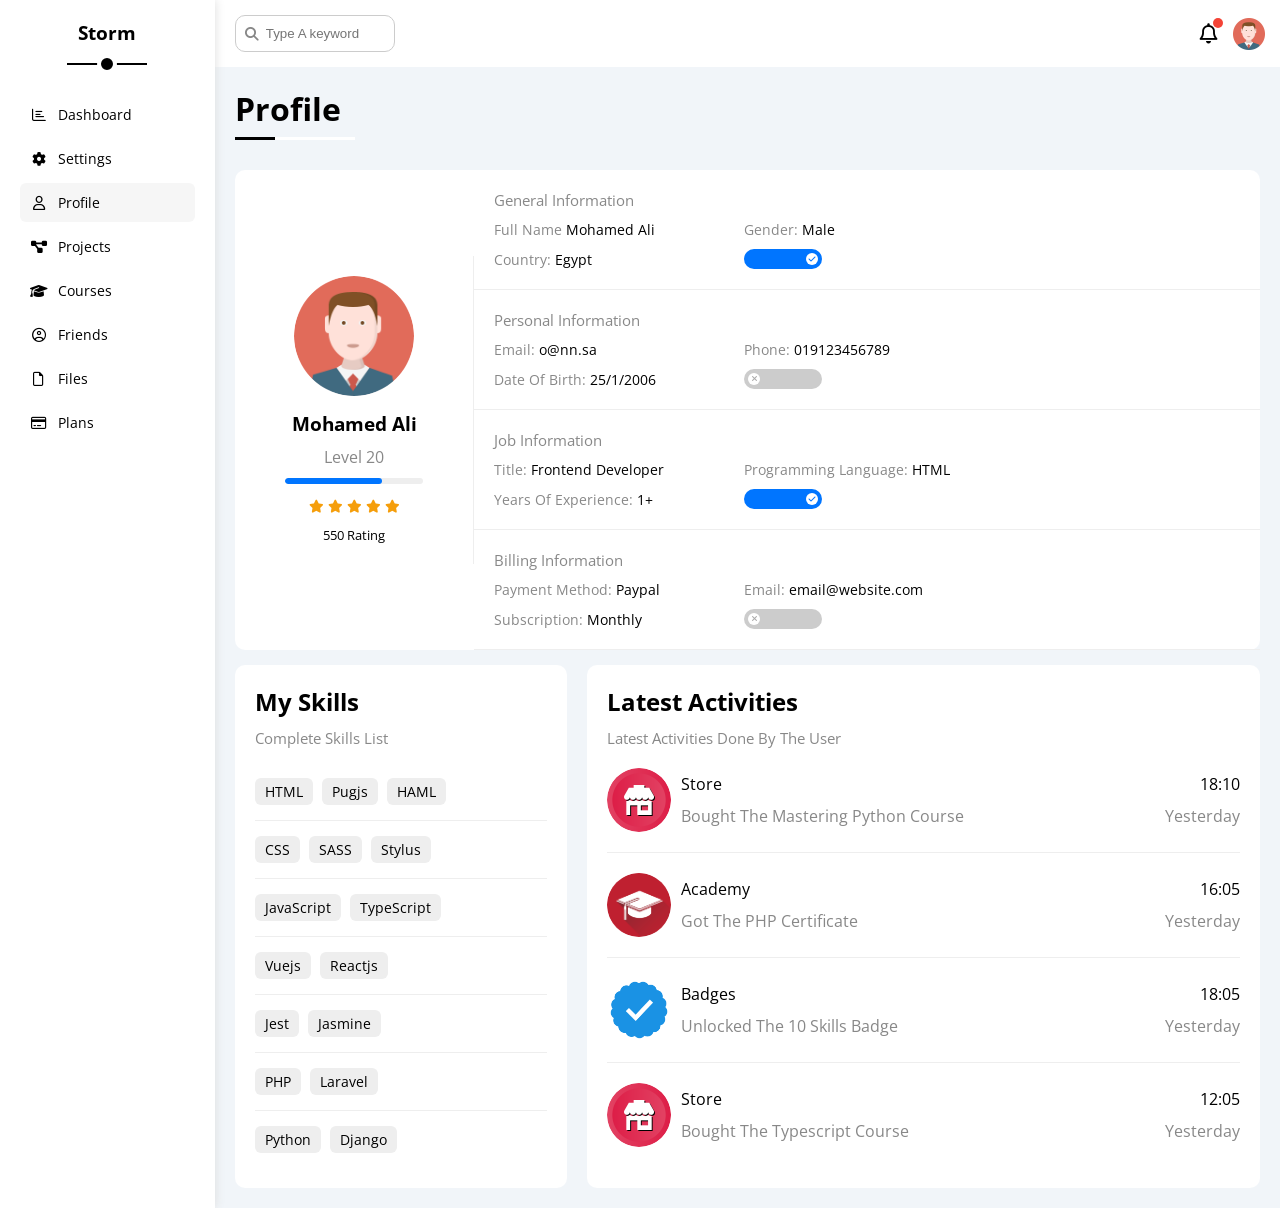
<file: profile.html>
<!doctype html>
<html lang="en">
  <head>
    <meta charset="UTF-8" />
    <meta http-equiv="X-UA-Compatible" content="IE=edge" />
    <meta name="viewport" content="width=device-width, initial-scale=1.0" />
    <title>Profile</title>
    <link rel="stylesheet" href="css/all.min.css" />
    <link rel="stylesheet" href="css/framework.css" />
    <link rel="stylesheet" href="css/master.css" />
    <link rel="preconnect" href="https://fonts.googleapis.com" />
    <link rel="preconnect" href="https://fonts.gstatic.com" crossorigin />
    <link
      href="https://fonts.googleapis.com/css2?family=Open+Sans:wght@300;500&#038;display=swap"
      rel="stylesheet"
    />
  </head>
  <body>
    <div class="page d-flex">
      <div class="sidebar bg-white p-20 p-relative">
        <h3 class="p-relative txt-c mt-0 ">Storm</h3>
        <ul>
          <li>
            <a class="d-flex align-center fs-14 c-black rad-6 p-10" href="index.html">
              <i class="fa-regular fa-chart-bar fa-fw"></i>
              <span>Dashboard</span>
            </a>
          </li>
          <li>
            <a class="d-flex align-center fs-14 c-black rad-6 p-10" href="settings.html">
              <i class="fa-solid fa-gear fa-fw"></i>
              <span>Settings</span>
            </a>
          </li>
          <li>
            <a class="active d-flex align-center fs-14 c-black rad-6 p-10" href="profile.html">
              <i class="fa-regular fa-user fa-fw"></i>
              <span>Profile</span>
            </a>
          </li>
          <li>
            <a class="d-flex align-center fs-14 c-black rad-6 p-10" href="projects.html">
              <i class="fa-solid fa-diagram-project fa-fw"></i>
              <span>Projects</span>
            </a>
          </li>
          <li>
            <a class="d-flex align-center fs-14 c-black rad-6 p-10" href="courses.html">
              <i class="fa-solid fa-graduation-cap fa-fw"></i>
              <span>Courses</span>
            </a>
          </li>
          <li>
            <a class="d-flex align-center fs-14 c-black rad-6 p-10" href="friends.html">
              <i class="fa-regular fa-circle-user fa-fw"></i>
              <span>Friends</span>
            </a>
          </li>
          <li>
            <a class="d-flex align-center fs-14 c-black rad-6 p-10" href="files.html">
              <i class="fa-regular fa-file fa-fw"></i>
              <span>Files</span>
            </a>
          </li>
          <li>
            <a class="d-flex align-center fs-14 c-black rad-6 p-10" href="plans.html">
              <i class="fa-regular fa-credit-card fa-fw"></i>
              <span>Plans</span>
            </a>
          </li>
        </ul>
      </div>
      <div class="content w-full">
        <!-- Start Head  -->
         <div class="head bg-white p-15 between-flex">
          <div class="search p-relative">
            <input class="p-10" type="search" placeholder="Type A keyword">
          </div>
          <div class="icons d-flex align-center">
            <span class="notification p-relative">
              <i class="fa-regular fa-bell fa-lg"></i>
            </span>
            <img src="img/avatar.png" alt="">
          </div>
         </div>
        <!-- End Head  -->
         <h1 class="p-relative">Profile</h1>
         <div class="profile-page m-20">
            <!-- Start Overview -->
            <div class="overview bg-white rad-10 d-flex align-center mb-15">
                <div class="avatar-box txt-c p-20">
                    <img class="rad-half mb-10" src="img/avatar.png" alt="">
                    <h3 class="m-0">Mohamed Ali</h3>
                    <p class="c-gray mt-10 mb-10">Level 20</p>
                    <div class="level rad-6 bg-eee p-relative">
                        <span style="width: 70%"></span>
                    </div>
                    <div class="rating mt-10 mb-10">
                        <i class="fa-solid fa-star c-orange fs-13"></i>
                        <i class="fa-solid fa-star c-orange fs-13"></i>
                        <i class="fa-solid fa-star c-orange fs-13"></i>
                        <i class="fa-solid fa-star c-orange fs-13"></i>
                        <i class="fa-solid fa-star c-orange fs-13"></i>
                    </div>
                    <p class="c-grey m-0 fs-13">550 Rating</p>
                </div>
                <div class="info-box w-full txt-c-mobile">
                    <!-- Start Information Row -->
                    <div class="box p-20 d-flex align-center">
                        <h4 class="c-gray fs-15 m-0 w-full">General Information</h4>
                        <div class="fs-14">
                            <span class="c-gray">Full Name</span>
                            <span>Mohamed Ali</span>
                        </div>
                        <div class="fs-14">
                            <span class="c-gray">Gender:</span>
                            <span>Male</span>
                        </div>
                        <div class="fs-14">
                            <span class="c-gray">Country:</span>
                            <span>Egypt</span>
                        </div>
                        <div class="fs-14">
                            <label>
                                <input class="toggle-checkbox" type="checkbox" checked>
                                <div class="toggle-switch"></div>
                            </label>
                        </div>
                    </div>
                    <!-- End Information Row -->
                    <!-- Start Information Row -->
                    <div class="box p-20 d-flex align-center">
                        <h4 class="c-gray fs-15 m-0 w-full">Personal Information</h4>
                        <div class="fs-14">
                            <span class="c-gray">Email:</span>
                            <span>o@nn.sa</span>
                        </div>
                        <div class="fs-14">
                            <span class="c-gray">Phone:</span>
                            <span>019123456789</span>
                        </div>
                        <div class="fs-14">
                            <span class="c-gray">Date Of Birth:</span>
                            <span>25/1/2006</span>
                        </div>
                        <div class="fs-14">
                            <label>
                                <input class="toggle-checkbox" type="checkbox">
                                <div class="toggle-switch"></div>
                            </label>
                        </div>
                    </div>
                    <!-- End Information Row -->
                    <!-- Start Information Row -->
                    <div class="box p-20 d-flex align-center">
                        <h4 class="c-gray fs-15 m-0 w-full">Job Information</h4>
                        <div class="fs-14">
                            <span class="c-gray">Title:</span>
                            <span>Frontend Developer</span>
                        </div>
                        <div class="fs-14">
                            <span class="c-gray">Programming Language:</span>
                            <span>HTML</span>
                        </div>
                        <div class="fs-14">
                            <span class="c-gray">Years Of Experience:</span>
                            <span>1+</span>
                        </div>
                        <div class="fs-14">
                            <label>
                                <input class="toggle-checkbox" type="checkbox" checked>
                                <div class="toggle-switch"></div>
                            </label>
                        </div>
                    </div>
                    <!-- End Information Row -->
                    <!-- Start Information Row -->
                    <div class="box p-20 d-flex align-center">
                        <h4 class="c-gray fs-15 m-0 w-full">Billing Information</h4>
                        <div class="fs-14">
                            <span class="c-gray">Payment Method: </span>
                            <span>Paypal</span>
                        </div>
                        <div class="fs-14">
                            <span class="c-gray">Email:</span>
                            <span>email@website.com</span>
                        </div>
                        <div class="fs-14">
                            <span class="c-gray">Subscription:</span>
                            <span>Monthly</span>
                        </div>
                        <div class="fs-14">
                            <label>
                                <input class="toggle-checkbox" type="checkbox">
                                <div class="toggle-switch"></div>
                            </label>
                        </div>
                    </div>
                    <!-- End Information Row -->
                </div>
            </div>
            <!-- End Overview -->
            <div class="other-data d-flex gap-20">
                <div class="skills-card bg-white rad-10 p-20">
                    <h2 class="mt-0 mb-10">My Skills</h2>
                    <p class="c-gray mt-0 mb-15 fs-15">Complete Skills List</p>
                    <ul class="m-0 txt-c-mobile">
                        <li>
                            <span>HTML</span>
                            <span>Pugjs</span>
                            <span>HAML</span>
                        </li>
                        <li>
                            <span>CSS</span>
                            <span>SASS</span>
                            <span>Stylus</span>
                        </li>
                        <li>
                            <span>JavaScript</span>
                            <span>TypeScript</span>
                        </li>
                        <li>
                            <span>Vuejs</span>
                            <span>Reactjs</span>
                        </li>
                        <li>
                            <span>Jest</span>
                            <span>Jasmine</span>
                        </li>
                        <li>
                            <span>PHP</span>
                            <span>Laravel</span>
                        </li>
                        <li>
                            <span>Python</span>
                            <span>Django</span>
                        </li>
                    </ul>
                </div>

                <div class="activities p-20 bg-white rad-10">
                    <h2 class="mt-0 mb-10">Latest Activities</h2>
                    <p class="mt-0 mb-20 c-gray fs-15">Latest Activities Done By The User</p>
                    <div class="activity d-flex align-center txt-c-mobile">
                        <img src="img/activity-01.png" alt="">
                        <div class="info">
                            <span class="d-block mb-10">Store</span>
                            <span class="c-gray">Bought The Mastering Python Course</span>
                        </div>
                        <div class="date">
                            <span class="d-block mb-10">18:10</span>
                            <span class="c-gray">Yesterday</span>
                        </div>
                    </div>
                    <div class="activity d-flex align-center txt-c-mobile">
                        <img src="img/activity-02.png" alt="">
                        <div class="info">
                            <span class="d-block mb-10">Academy</span>
                            <span class="c-gray">Got The PHP Certificate</span>
                        </div>
                        <div class="date">
                            <span class="d-block mb-10">16:05</span>
                            <span class="c-gray">Yesterday</span>
                        </div>
                    </div>
                    <div class="activity d-flex align-center txt-c-mobile">
                        <img src="img/activity-03.png" alt="">
                        <div class="info">
                            <span class="d-block mb-10">Badges</span>
                            <span class="c-gray">Unlocked The 10 Skills Badge</span>
                        </div>
                        <div class="date">
                            <span class="d-block mb-10">18:05</span>
                            <span class="c-gray">Yesterday</span>
                        </div>
                    </div>
                    <div class="activity d-flex align-center txt-c-mobile">
                        <img src="img/activity-01.png" alt="">
                        <div class="info">
                            <span class="d-block mb-10">Store</span>
                            <span class="c-gray">Bought The Typescript Course</span>
                        </div>
                        <div class="date">
                            <span class="d-block mb-10">12:05</span>
                            <span class="c-gray">Yesterday</span>
                        </div>
                    </div> 
                </div>
            </div>
         </div>
      </div>
    </div>
    </div>
  </body>
</html>
</file>
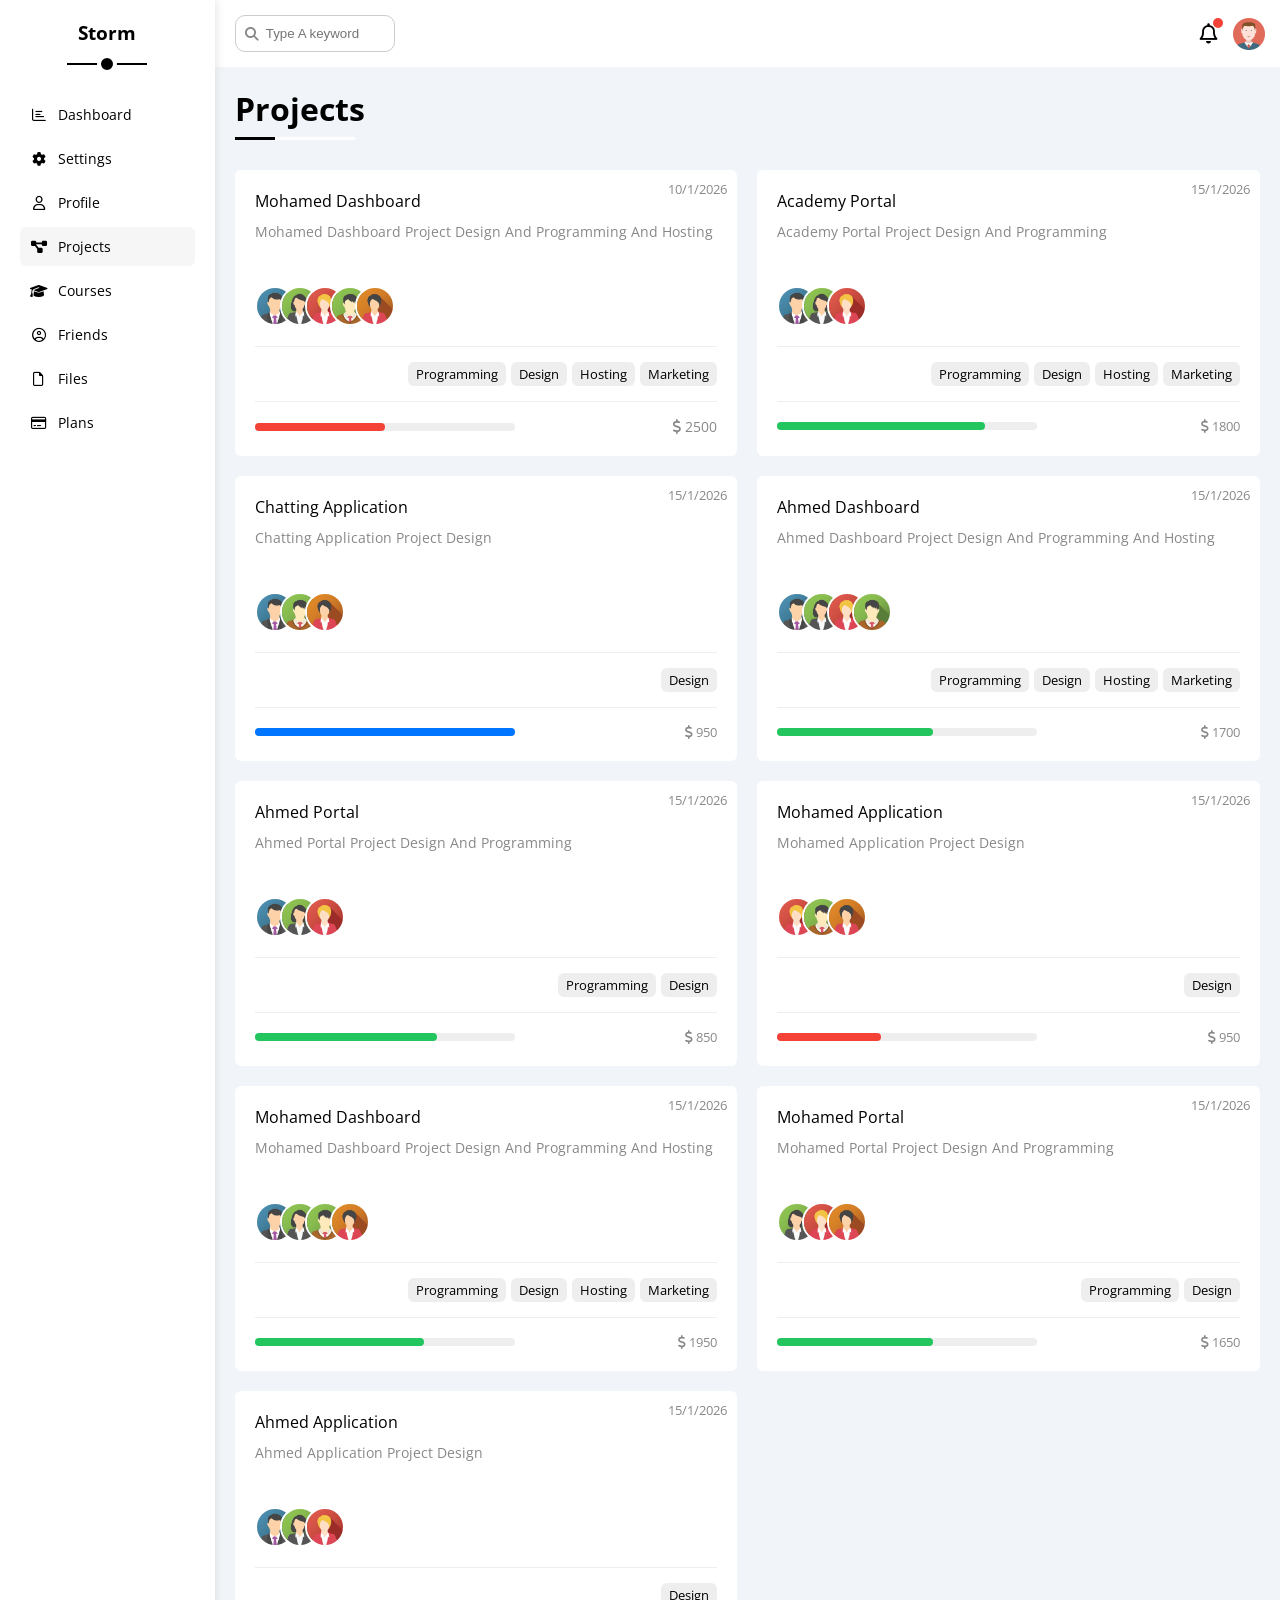
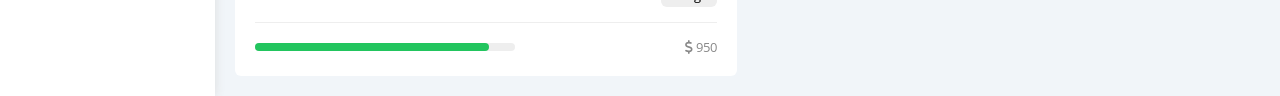
<file: projects.html>
<!doctype html>
<html lang="en">
  <head>
    <meta charset="UTF-8" />
    <meta http-equiv="X-UA-Compatible" content="IE=edge" />
    <meta name="viewport" content="width=device-width, initial-scale=1.0" />
    <title>Projects</title>
    <link rel="stylesheet" href="css/all.min.css" />
    <link rel="stylesheet" href="css/framework.css" />
    <link rel="stylesheet" href="css/master.css" />
    <link rel="preconnect" href="https://fonts.googleapis.com" />
    <link rel="preconnect" href="https://fonts.gstatic.com" crossorigin />
    <link
      href="https://fonts.googleapis.com/css2?family=Open+Sans:wght@300;500&#038;display=swap"
      rel="stylesheet"
    />
  </head>
  <body>
    <div class="page d-flex">
      <div class="sidebar bg-white p-20 p-relative">
        <h3 class="p-relative txt-c mt-0 ">Storm</h3>
        <ul>
          <li>
            <a class="d-flex align-center fs-14 c-black rad-6 p-10" href="index.html">
              <i class="fa-regular fa-chart-bar fa-fw"></i>
              <span>Dashboard</span>
            </a>
          </li>
          <li>
            <a class="d-flex align-center fs-14 c-black rad-6 p-10" href="settings.html">
              <i class="fa-solid fa-gear fa-fw"></i>
              <span>Settings</span>
            </a>
          </li>
          <li>
            <a class="d-flex align-center fs-14 c-black rad-6 p-10" href="profile.html">
              <i class="fa-regular fa-user fa-fw"></i>
              <span>Profile</span>
            </a>
          </li>
          <li>
            <a class="active d-flex align-center fs-14 c-black rad-6 p-10" href="projects.html">
              <i class="fa-solid fa-diagram-project fa-fw"></i>
              <span>Projects</span>
            </a>
          </li>
          <li>
            <a class="d-flex align-center fs-14 c-black rad-6 p-10" href="courses.html">
              <i class="fa-solid fa-graduation-cap fa-fw"></i>
              <span>Courses</span>
            </a>
          </li>
          <li>
            <a class="d-flex align-center fs-14 c-black rad-6 p-10" href="friends.html">
              <i class="fa-regular fa-circle-user fa-fw"></i>
              <span>Friends</span>
            </a>
          </li>
          <li>
            <a class="d-flex align-center fs-14 c-black rad-6 p-10" href="files.html">
              <i class="fa-regular fa-file fa-fw"></i>
              <span>Files</span>
            </a>
          </li>
          <li>
            <a class="d-flex align-center fs-14 c-black rad-6 p-10" href="plans.html">
              <i class="fa-regular fa-credit-card fa-fw"></i>
              <span>Plans</span>
            </a>
          </li>
        </ul>
      </div>
      <div class="content w-full">
        <!-- Start Head  -->
         <div class="head bg-white p-15 between-flex">
          <div class="search p-relative">
            <input class="p-10" type="search" placeholder="Type A keyword">
          </div>
          <div class="icons d-flex align-center">
            <span class="notification p-relative">
              <i class="fa-regular fa-bell fa-lg"></i>
            </span>
            <img src="img/avatar.png" alt="">
          </div>
         </div>
        <!-- End Head  -->
         <h1 class="p-relative">Projects</h1>
         <div class="projects-page m-20 d-grid gap-20">
            <div class="project p-20 p-relative bg-white rad-6">
                <span class="date c-gray fs-13">10/1/2026</span>
                <h4 class="m-0">Mohamed Dashboard</h4>
                <p class="c-gray fs-14 mt-10 mb-10">Mohamed Dashboard Project Design And Programming And Hosting</p>
                <div class="team">
                    <a href="#">
                        <img src="img/team-01.png" alt="">
                    </a>
                    <a href="#">
                        <img src="img/team-02.png" alt="">
                    </a>
                    <a href="#">
                        <img src="img/team-05.png" alt="">
                    </a>
                    <a href="#">
                        <img src="img/team-03.png" alt="">
                    </a>
                    <a href="#">
                        <img src="img/team-04.png" alt="">
                    </a>
                </div>
                <div class="do d-flex">
                    <span class="fs-13 rad-6 bg-eee">Programming</span>
                    <span class="fs-13 rad-6 bg-eee">Design</span>
                    <span class="fs-13 rad-6 bg-eee">Hosting</span>
                    <span class="fs-13 rad-6 bg-eee">Marketing</span>
                </div>
                <div class="info between-flex">
                    <div class="prog bg-eee">
                        <span class="bg-red" style="width: 50%;"></span>
                    </div>
                    <div class="fs-14 c-gray">
                        <i class="fa-solid fa-dollar-sign"></i>
                        2500
                    </div>
                </div>
            </div>
            <div class="project p-20 p-relative bg-white rad-6">
                <span class="date c-gray fs-13">15/1/2026</span>
                <h4 class="m-0">Academy Portal</h4>
                <p class="c-gray fs-14 mt-10 mb-10">Academy Portal Project Design And Programming</p>
                <div class="team">
                    <a href="#">
                        <img src="img/team-01.png" alt="">
                    </a>
                    <a href="#">
                        <img src="img/team-02.png" alt="">
                    </a>
                    <a href="#">
                        <img src="img/team-05.png" alt="">
                    </a>
                </div>
                <div class="do d-flex">
                    <span class="fs-13 rad-6 bg-eee">Programming</span>
                    <span class="fs-13 rad-6 bg-eee">Design</span>
                    <span class="fs-13 rad-6 bg-eee">Hosting</span>
                    <span class="fs-13 rad-6 bg-eee">Marketing</span>
                </div>
                <div class="info between-flex">
                    <div class="prog bg-eee">
                        <span class="bg-green" style="width: 80%;"></span>
                    </div>
                    <div class="fs-13 c-gray">
                        <i class="fa-solid fa-dollar-sign"></i>
                        1800
                    </div>
                </div>
            </div>
            <div class="project p-20 p-relative bg-white rad-6">
                <span class="date c-gray fs-13">15/1/2026</span>
                <h4 class="m-0">Chatting Application</h4>
                <p class="c-gray fs-14 mt-10 mb-10">Chatting Application Project Design</p>
                <div class="team">
                    <a href="#">
                        <img src="img/team-01.png" alt="">
                    </a>
                    <a href="#">
                        <img src="img/team-03.png" alt="">
                    </a>
                    <a href="#">
                        <img src="img/team-04.png" alt="">
                    </a>
                </div>
                <div class="do d-flex">
                    <span class="fs-13 rad-6 bg-eee">Design</span>
                </div>
                <div class="info between-flex">
                    <div class="prog bg-eee">
                        <span class="bg-blue" style="width: 100%;"></span>
                    </div>
                    <div class="fs-13 c-gray">
                        <i class="fa-solid fa-dollar-sign"></i>
                        950
                    </div>
                </div>
            </div>
            <div class="project p-20 p-relative bg-white rad-6">
                <span class="date c-gray fs-13">15/1/2026</span>
                <h4 class="m-0">Ahmed Dashboard</h4>
                <p class="c-gray fs-14 mt-10 mb-10">Ahmed Dashboard Project Design And Programming And Hosting</p>
                <div class="team">
                    <a href="#">
                        <img src="img/team-01.png" alt="">
                    </a>
                    <a href="#">
                        <img src="img/team-02.png" alt="">
                    </a>
                    <a href="#">
                        <img src="img/team-05.png" alt="">
                    </a>
                    <a href="#">
                        <img src="img/team-03.png" alt="">
                    </a>
                </div>
                <div class="do d-flex">
                    <span class="fs-13 rad-6 bg-eee">Programming</span>
                    <span class="fs-13 rad-6 bg-eee">Design</span>
                    <span class="fs-13 rad-6 bg-eee">Hosting</span>
                    <span class="fs-13 rad-6 bg-eee">Marketing</span>
                </div>
                <div class="info between-flex">
                    <div class="prog bg-eee">
                        <span class="bg-green" style="width: 60%;"></span>
                    </div>
                    <div class="fs-13 c-gray">
                        <i class="fa-solid fa-dollar-sign"></i>
                        1700
                    </div>
                </div>
            </div>
            <div class="project p-20 p-relative bg-white rad-6">
                <span class="date c-gray fs-13">15/1/2026</span>
                <h4 class="m-0">Ahmed Portal</h4>
                <p class="c-gray fs-14 mt-10 mb-10">Ahmed Portal Project Design And Programming</p>
                <div class="team">
                    <a href="#">
                        <img src="img/team-01.png" alt="">
                    </a>
                    <a href="#">
                        <img src="img/team-02.png" alt="">
                    </a>
                    <a href="#">
                        <img src="img/team-05.png" alt="">
                    </a>
                </div>
                <div class="do d-flex">
                    <span class="fs-13 rad-6 bg-eee">Programming</span>
                    <span class="fs-13 rad-6 bg-eee">Design</span>
                </div>
                <div class="info between-flex">
                    <div class="prog bg-eee">
                        <span class="bg-green" style="width: 70%;"></span>
                    </div>
                    <div class="fs-13 c-gray">
                        <i class="fa-solid fa-dollar-sign"></i>
                        850
                    </div>
                </div>
            </div>
            <div class="project p-20 p-relative bg-white rad-6">
                <span class="date c-gray fs-13">15/1/2026</span>
                <h4 class="m-0">Mohamed Application</h4>
                <p class="c-gray fs-14 mt-10 mb-10">Mohamed Application Project Design</p>
                <div class="team">
                    <a href="#">
                        <img src="img/team-05.png" alt="">
                    </a>
                    <a href="#">
                        <img src="img/team-03.png" alt="">
                    </a>
                    <a href="#">
                        <img src="img/team-04.png" alt="">
                    </a>
                </div>
                <div class="do d-flex">
                    <span class="fs-13 rad-6 bg-eee">Design</span>
                </div>
                <div class="info between-flex">
                    <div class="prog bg-eee">
                        <span class="bg-red" style="width: 40%;"></span>
                    </div>
                    <div class="fs-13 c-gray">
                        <i class="fa-solid fa-dollar-sign"></i>
                        950
                    </div>
                </div>
            </div>
            <div class="project p-20 p-relative bg-white rad-6">
                <span class="date c-gray fs-13">15/1/2026</span>
                <h4 class="m-0">Mohamed Dashboard</h4>
                <p class="c-gray fs-14 mt-10 mb-10">Mohamed Dashboard Project Design And Programming And Hosting</p>
                <div class="team">
                    <a href="#">
                        <img src="img/team-01.png" alt="">
                    </a>
                    <a href="#">
                        <img src="img/team-02.png" alt="">
                    </a>
                    <a href="#">
                        <img src="img/team-03.png" alt="">
                    </a>
                    <a href="#">
                        <img src="img/team-04.png" alt="">
                    </a>
                </div>
                <div class="do d-flex">
                    <span class="fs-13 rad-6 bg-eee">Programming</span>
                    <span class="fs-13 rad-6 bg-eee">Design</span>
                    <span class="fs-13 rad-6 bg-eee">Hosting</span>
                    <span class="fs-13 rad-6 bg-eee">Marketing</span>
                </div>
                <div class="info between-flex">
                    <div class="prog bg-eee">
                        <span class="bg-green" style="width: 65%;"></span>
                    </div>
                    <div class="fs-13 c-gray">
                        <i class="fa-solid fa-dollar-sign"></i>
                        1950
                    </div>
                </div>
            </div>
            <div class="project p-20 p-relative bg-white rad-6">
                <span class="date c-gray fs-13">15/1/2026</span>
                <h4 class="m-0">Mohamed Portal</h4>
                <p class="c-gray fs-14 mt-10 mb-10">Mohamed Portal Project Design And Programming</p>
                <div class="team">
                    <a href="#">
                        <img src="img/team-02.png" alt="">
                    </a>
                    <a href="#">
                        <img src="img/team-05.png" alt="">
                    </a>
                    <a href="#">
                        <img src="img/team-04.png" alt="">
                    </a>
                </div>
                <div class="do d-flex">
                    <span class="fs-13 rad-6 bg-eee">Programming</span>
                    <span class="fs-13 rad-6 bg-eee">Design</span>
                </div>
                <div class="info between-flex">
                    <div class="prog bg-eee">
                        <span class="bg-green" style="width: 60%;"></span>
                    </div>
                    <div class="fs-13 c-gray">
                        <i class="fa-solid fa-dollar-sign"></i>
                        1650
                    </div>
                </div>
            </div>
            <div class="project p-20 p-relative bg-white rad-6">
                <span class="date c-gray fs-13">15/1/2026</span>
                <h4 class="m-0">Ahmed Application</h4>
                <p class="c-gray fs-14 mt-10 mb-10">Ahmed Application Project Design</p>
                <div class="team">
                    <a href="#">
                        <img src="img/team-01.png" alt="">
                    </a>
                    <a href="#">
                        <img src="img/team-02.png" alt="">
                    </a>
                    <a href="#">
                        <img src="img/team-05.png" alt="">
                    </a>
                </div>
                <div class="do d-flex">
                    <span class="fs-13 rad-6 bg-eee">Design</span>
                </div>
                <div class="info between-flex">
                    <div class="prog bg-eee">
                        <span class="bg-green" style="width: 90%;"></span>
                    </div>
                    <div class="fs-13 c-gray">
                        <i class="fa-solid fa-dollar-sign"></i>
                        950
                    </div>
                </div>
            </div>
         </div>
      </div>
    </div>
    </div>
  </body>
</html>
</file>
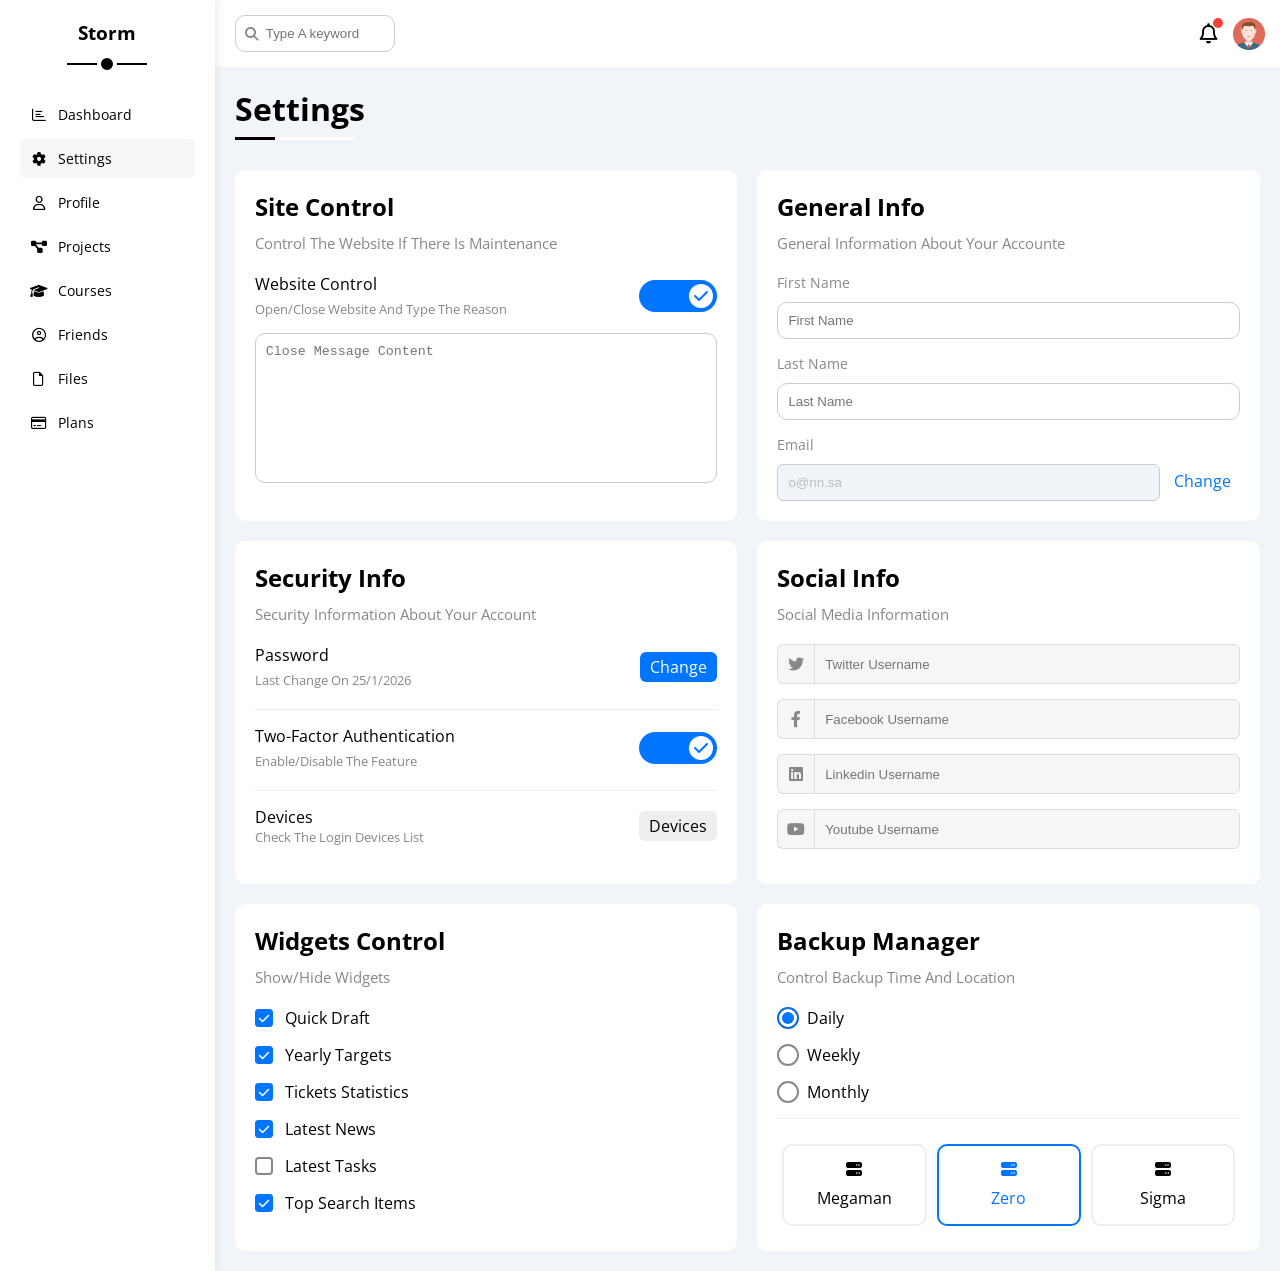
<file: settings.html>
<!doctype html>
<html lang="en">
  <head>
    <meta charset="UTF-8" />
    <meta http-equiv="X-UA-Compatible" content="IE=edge" />
    <meta name="viewport" content="width=device-width, initial-scale=1.0" />
    <title>Settings</title>
    <link rel="stylesheet" href="css/all.min.css" />
    <link rel="stylesheet" href="css/framework.css" />
    <link rel="stylesheet" href="css/master.css" />
    <link rel="preconnect" href="https://fonts.googleapis.com" />
    <link rel="preconnect" href="https://fonts.gstatic.com" crossorigin />
    <link
      href="https://fonts.googleapis.com/css2?family=Open+Sans:wght@300;500&#038;display=swap"
      rel="stylesheet"
    />
  </head>
  <body>
    <div class="page d-flex">
      <div class="sidebar bg-white p-20 p-relative">
        <h3 class="p-relative txt-c mt-0 ">Storm</h3>
        <ul>
          <li>
            <a class="d-flex align-center fs-14 c-black rad-6 p-10" href="index.html">
              <i class="fa-regular fa-chart-bar fa-fw"></i>
              <span>Dashboard</span>
            </a>
          </li>
          <li>
            <a class="active d-flex align-center fs-14 c-black rad-6 p-10" href="settings.html">
              <i class="fa-solid fa-gear fa-fw"></i>
              <span>Settings</span>
            </a>
          </li>
          <li>
            <a class="d-flex align-center fs-14 c-black rad-6 p-10" href="profile.html">
              <i class="fa-regular fa-user fa-fw"></i>
              <span>Profile</span>
            </a>
          </li>
          <li>
            <a class="d-flex align-center fs-14 c-black rad-6 p-10" href="projects.html">
              <i class="fa-solid fa-diagram-project fa-fw"></i>
              <span>Projects</span>
            </a>
          </li>
          <li>
            <a class="d-flex align-center fs-14 c-black rad-6 p-10" href="courses.html">
              <i class="fa-solid fa-graduation-cap fa-fw"></i>
              <span>Courses</span>
            </a>
          </li>
          <li>
            <a class="d-flex align-center fs-14 c-black rad-6 p-10" href="friends.html">
              <i class="fa-regular fa-circle-user fa-fw"></i>
              <span>Friends</span>
            </a>
          </li>
          <li>
            <a class="d-flex align-center fs-14 c-black rad-6 p-10" href="files.html">
              <i class="fa-regular fa-file fa-fw"></i>
              <span>Files</span>
            </a>
          </li>
          <li>
            <a class="d-flex align-center fs-14 c-black rad-6 p-10" href="plans.html">
              <i class="fa-regular fa-credit-card fa-fw"></i>
              <span>Plans</span>
            </a>
          </li>
        </ul>
      </div>
      <div class="content w-full">
        <!-- Start Head  -->
         <div class="head bg-white p-15 between-flex">
          <div class="search p-relative">
            <input class="p-10" type="search" placeholder="Type A keyword">
          </div>
          <div class="icons d-flex align-center">
            <span class="notification p-relative">
              <i class="fa-regular fa-bell fa-lg"></i>
            </span>
            <img src="img/avatar.png" alt="">
          </div>
         </div>
        <!-- End Head  -->
         <h1 class="p-relative">Settings</h1>
         <div class="settings-page m-20 gap-20 d-grid">
            <!-- Start Settings Box -->
             <div class="p-20 bg-white rad-10">
                <h2 class="mt-0 mb-10">Site Control</h2>
                <p class="mt-0 mb-20 fs-15 c-gray">Control The Website If There Is Maintenance</p>
                <div class="mb-15 between-flex">
                    <div>
                        <span>Website Control</span>
                        <p class="mt-5 mb-0 c-gray fs-13">Open/Close Website And Type The Reason</p>
                    </div>
                    <div>
                        <label>
                            <input class="toggle-checkbox" type="checkbox" checked>
                            <div class="toggle-switch"></div>
                        </label>
                    </div>
                </div>
                <textarea class="close-message p-10 rad-10 d-block w-full" placeholder="Close Message Content"></textarea>
             </div>
             <div class="p-20 bg-white rad-10">
                <h2 class="mt-0 mb-10">General Info</h2>
                <p class="mt-0 mb-20 fs-15 c-gray">General Information About Your Accounte</p>
                <div class="mb-15">
                  <label class="c-gray fs-14 d-block mb-10" for="first">First Name</label>
                  <input 
                   class="p-10 b-none border-ccc d-block rad-10 w-full" 
                   type="text"
                   placeholder="First Name" 
                   id="first">
                </div>
                <div class="mb-15">
                  <label class="c-gray fs-14 d-block mb-10" for="last">Last Name</label>
                  <input 
                   class="p-10 b-none border-ccc d-block rad-10 w-full" 
                   type="text"
                   placeholder="Last Name" 
                   id="last">
                </div>
                <div>
                  <label class="c-gray fs-14 d-block mb-10" for="email">Email</label>
                  <input 
                  class="email b-none border-ccc p-10 rad-6 mr-10 w-full"
                  type="email"
                  value="o@nn.sa"
                  disabled
                  id="email">
                  <a class="c-blue" href="#">Change</a>
                </div>
             </div>
             <div class="p-20 bg-white rad-10">
              <h2 class="mt-0 mb-10">Security Info</h2>
              <p class="mt-0 mb-20 fs-15 c-gray">Security Information About Your Account</p>
              <div class="mb-15 between-flex pb-20 borderb-eee">
                <div>
                  <span>Password</span>
                  <p class="c-gray mt-5 mb-0 fs-13">Last Change On 25/1/2026</p>
                </div>
                <a class="btn-shape bg-blue c-white" href="#">Change</a>
              </div>

              <div class="mb-15 between-flex pb-20 borderb-eee">
                    <div>
                        <span>Two-Factor Authentication</span>
                        <p class="mt-5 mb-0 c-gray fs-13">Enable/Disable The Feature</p>
                    </div>
                    <div>
                        <label>
                            <input class="toggle-checkbox" type="checkbox" checked>
                            <div class="toggle-switch"></div>
                        </label>
                    </div>
                </div>
                
              <div class="between-flex">
                <div>
                  <span>Devices</span>
                  <p class="c-gray fs-13">Check The Login Devices List</p>
                </div>
                <a class="btn-shape bg-eee c-black" href="#">Devices</a>
              </div>
             </div>

             <div class="social-info p-20 bg-white rad-10">
              <h2 class="mt-0 mb-10">Social Info</h2>
              <p class="mt-0 mb-20 fs-15 c-gray">Social Media Information</p>
              <div class="d-flex align-center mb-15">
                <i class="fa-brands fa-twitter c-gray center-flex"></i>
                <input class="w-full" type="text" placeholder="Twitter Username">
              </div>
              <div class="d-flex align-center mb-15">
                <i class="fa-brands fa-facebook-f c-gray center-flex"></i>
                <input class="w-full" type="text" placeholder="Facebook Username">
              </div>
              <div class="d-flex align-center mb-15">
                <i class="fa-brands fa-linkedin c-gray center-flex"></i>
                <input class="w-full" type="text" placeholder="Linkedin Username">
              </div>
              <div class="d-flex align-center mb-15">
                <i class="fa-brands fa-youtube c-gray center-flex"></i>
                <input class="w-full" type="text" placeholder="Youtube Username">
              </div>
             </div>

             <div class="widgets-control p-20 bg-white rad-10">
              <h2 class="mt-0 mb-10">Widgets Control</h2>
              <p class="mt-0 mb-20 fs-15 c-gray">Show/Hide Widgets</p>
              <div class="control d-flex align-center mb-15">
                <input type="checkbox" id="one" checked>
                <label for="one">Quick Draft</label>
              </div>
              <div class="control d-flex align-center mb-15">
                <input type="checkbox" id="two" checked>
                <label for="two">Yearly Targets</label>
              </div>
              <div class="control d-flex align-center mb-15">
                <input type="checkbox" id="three" checked>
                <label for="three">Tickets Statistics</label>
              </div>
              <div class="control d-flex align-center mb-15">
                <input type="checkbox" id="four" checked>
                <label for="four">Latest News</label>
              </div>
              <div class="control d-flex align-center mb-15">
                <input type="checkbox" id="five">
                <label for="five">Latest Tasks</label>
              </div>
              <div class="control d-flex align-center mb-15">
                <input type="checkbox" id="six" checked>
                <label for="six">Top Search Items</label>
              </div>
             </div>

             <div class="backup-control p-20 bg-white rad-10">
              <h2 class="mt-0 mb-10">Backup Manager</h2>
              <p class="mt-0 mb-20 fs-15 c-gray">Control Backup Time And Location</p>
              <div class="date d-flex align-center mb-15">
                <input type="radio" name="time" id="daily" checked>
                <label for="daily">Daily</label>
              </div>
              <div class="date d-flex align-center mb-15">
                <input type="radio" name="time" id="weekly">
                <label for="weekly">Weekly</label>
              </div>
              <div class="date d-flex align-center mb-15">
                <input type="radio" name="time" id="monthly">
                <label for="monthly">Monthly</label>
              </div>
              <div class="servers d-flex align-center txt-c">
                <input type="radio" name="servers" id="server-one">
                <div class="server mb-15 rad-10 w-full">
                  <label class="d-block m-15" for="server-one">
                    <i class="fa-solid fa-server d-block mb-10"></i>
                    Megaman
                  </label>
                </div>
                <input type="radio" name="servers" id="server-two" checked>
                <div class="server mb-15 rad-10 w-full">
                  <label class="d-block m-15" for="server-two">
                    <i class="fa-solid fa-server d-block mb-10"></i>
                    Zero
                  </label>
                </div>
                <input type="radio" name="servers" id="server-three">
                <div class="server mb-15 rad-10 w-full">
                  <label class="d-block m-15" for="server-three">
                    <i class="fa-solid fa-server d-block mb-10"></i>
                    Sigma
                  </label>
                </div>
              </div>
             </div>

            <!-- End Settings Box -->
         </div>
      </div>
    </div>
  </body>
</html>
</file>
<file: css/framework.css>
:root {
    --blue-color : #0075ff;
    --blue-alt-color: #0d69d5;
    --orange-color : #f59e0b;
    --green-color : #22c55e;
    --red-color : #f44336;
    --grey-color : #888;
}
/* Start Box  */
.d-flex {
    display: flex;
}
.f-wrap {
    flex-wrap: wrap;
} 
.align-center {
    align-items: center;
}
.space-between {
    justify-content: space-between;
}
.w-full {
    width: 100%;
}
.d-grid {
    display: grid;
}
.gap-20 {
    gap: 20px;
}
.d-block {
    display: block;
}
@media (max-width: 767px) {
    .block-mobile {
        display: block;
    }
    .hide-mobile {
        display: none;
    }
}
/* End Box  */

/* Start Padding + Margin  */
.p-10 {
    padding: 10px;
}
.p-15 {
    padding: 15px;
}
.p-20 {
    padding: 20px;
}
.pt-10 {
    padding-top: 10px;
}
.pt-15 {
    padding-top: 15px;
}
.pt-20 {
    padding-top: 20px;
}
.pb-15 {
    padding-bottom: 15px;
}
.pb-20 {
    padding-bottom: 20px;
}
.pl-15 {
    padding-left: 15px;
}
.m-15 {
    margin: 15px;
}
.m-20 {
    margin: 20px;
}
.m-0 {
    margin: 0;
}
.mt-0 {
    margin-top: 0;
}
.mt-5 {
    margin-top: 5px;
}
.mt-10 {
    margin-top: 10px;
}
.mt-15 {
    margin-top: 15px;
}
.mt-20 {
    margin-top: 20px;
}
.mt-25 {
    margin-top: 25px;
}
.mr-5 {
    margin-right: 5px;
}
.mr-10 {
    margin-right: 10px;
}
.mr-15 {
    margin-right: 15px;
}
.mb-0 {
    margin-bottom: 0px;
}
.mb-5 {
    margin-bottom: 5px;
}
.mb-10 {
    margin-bottom: 10px;
}
.mb-15 {
    margin-bottom: 15px;
}
.mb-20 {
    margin-bottom: 20px;
} 
.mb-25 {
    margin-bottom: 25px;
} 
/* End Padding + Margin  */

/* Start Color  */
.bg-white {
    background-color: white;
}
.bg-eee {
    background-color: #eee;
}
.bg-blue {
    background-color: var(--blue-color);
}
.bg-orange {
    background-color: var(--orange-color);
}
.bg-green {
    background-color: var(--green-color);
}
.bg-red {
    background-color: var(--red-color);
}
.c-white {
    color: white;
}
.c-black {
    color: black;
}
.c-gray {
    color: var(--grey-color);
}
.c-blue {
    color: var(--blue-color);
}
.c-orange {
    color: var(--orange-color);
}
.c-green {
    color: var(--green-color);
}
.c-red {
    color: var(--red-color);
}
/* End Color  */

/* Start Position  */
.p-absolute {
    position: absolute;
}
.p-relative {
    position: relative;
}
/* End Possition  */

/* Start Font  */
.txt-c {
    text-align: center;
}
.fs-13 {
    font-size: 13px;
}
.fs-14 {
    font-size: 14px;
}
.fs-15 {
    font-size: 15px;
}
.fs-25 {
    font-size: 25px;
}
.fw-bold {
    font-weight: bold;
}
.h-full {
    height: 100%;
}
.w-100 {
    width: 100px;
}
.h-100 {
    height: 100px;
}
@media (max-width: 767px) {
    .txt-c-mobile {
        text-align: center;
    }
}
.w-fit {
    width: fit-content;
}
/* End Font  */

/* Start Border  */
.rad-half {
    border-radius: 50%;
}
.b-none {
    border: none;
}
.border-ccc {
    border: 1px solid #ccc;
}
.border-eee {
    border: 1px solid #eee;
}
.borderb-eee {
    border-bottom: 1px solid #eee;
}
.rad-6 {
    border-radius: 6px;
}
.rad-10 {
    border-radius: 10px;
}
/* End Border  */
/* Start Components  */
.center-flex {
    display: flex;
    align-items: center;
    justify-content: center;
}
.between-flex {
    display: flex;
    align-items: center;
    justify-content: space-between;
}
.btn-shape {
    padding: 4px 10px;
    border-radius: 6px;
}
/* End Components  */
</file>
<file: css/master.css>
:root {
    --blue-color : #0075ff;
    --blue-alt-color: #0d69d5;
    --orange-color : #f59e0b;
    --green-color : #22c55e;
    --red-color : #f44336;
    --grey-color : #888;
}
* {
    -webkit-box-sizing: border-box;
    -moz-box-sizing: border-box;
    box-sizing: border-box;
    padding: 0;
    margin: 0;
}
body {
    font-family: "Open Sans", sans-serif;
    margin: 0;
}
*:focus {
    outline: none;
}
a {
    text-decoration: none;
}
ul {
    list-style: none;
    padding: 0;
}
::-webkit-scrollbar {
    width: 15px;
}
::-webkit-scrollbar-track {
    background-color: white;
}
::-webkit-scrollbar-thumb {
    background-color: var(--blue-color);
}
::-webkit-scrollbar-thumb:hover {
    background-color: var(--blue-alt-color);
}
.page {
    background-color: #f1f5f9;
    min-height: 100vh;
}

/* Start Sidebar  */
.sidebar {
    width: 250px;
    box-shadow: 0 0 10px #DDD;
}
.sidebar > h3 {
    margin-bottom: 50px;
}
.sidebar > h3::before {
    content: "";
    position: absolute;
    width: 80px;
    height: 2px;
    background-color: black;
    left: 50%;
    transform: translateX(-50%);
    bottom: -20px;
}
.sidebar > h3::after {
    content: "";
    position: absolute;
    width: 12px;
    height: 12px;
    border: 4px solid white;
    background-color: black;
    border-radius: 50%;
    bottom: -29px;
    left: 50%;
    transform: translateX(-50%);
}
.sidebar ul li a {
    margin-bottom: 5px;
    transition: .3s;
} 
.sidebar ul li a:hover,
.sidebar ul li a.active {
    background-color: #f6f6f6;
}
.sidebar ul li a span {
    font-size: 14px;
    margin-left: 10px;
}
@media (max-width: 767px) {
    .sidebar {
        width: 58px;
        padding: 10px;
    }
    .sidebar > h3 {
        font-size: 13px;
        margin-bottom: 15px;
    }
    .sidebar > h3::before,
    .sidebar > h3::after {
        display: none;
    }
    .sidebar ul li a span {
        display: none;
    }
}
/* End Sidebar  */

/* Start Dashboard Page */
.content {
    overflow: hidden;
}
.head .search::before {
    font-family: var(--fa-style-family-classic);
    content: "\f002";
    font-weight: 900;
    position: absolute;
    left: 15px;
    top: 50%;
    transform: translateY(-50%);
    font-size: 14px;
    color: var(--grey-color);
}
.head .search input {
    border: 1px solid #ccc;
    border-radius: 10px;
    margin-left: 5px;
    padding-left: 30px;
    width: 160px;
    transition: width .3s;
}
.head .search input:focus {
    width: 200px;
}
.head .search input:focus::placeholder {
    opacity: 0;
}
.head .icons .notification::before {
    content: "";
    position: absolute;
    width: 10px;
    height: 10px;
    background-color: var(--red-color);
    border-radius: 50%;
    right: -5px;
    top: -5px;
}
.head .icons img {
    width: 32px;
    height: 32px;
    margin-left: 15px;
}
.page h1 {
    margin: 20px 20px 40px;
}
.page h1::before,
.page h1::after {
    content: "";
    position: absolute;
    height: 3px;
    bottom: -10px;
    left: 0;
}
.page h1::before {
    background-color: white;
    width: 120px;
}
.page h1::after {
    background-color: black;
    width: 40px;
}
.wrapper {
    grid-template-columns: repeat(auto-fill, minmax(450px, 1fr));
    margin-left: 20px;
    margin-right: 20px;
    margin-bottom: 20px;
}
@media (max-width: 767px) {
    .wrapper {
        grid-template-columns: minmax(200px, 1fr);
        margin-left: 10px;
        margin-right: 10px;
        gap: 10px;
    }
}
.welcome {
    overflow: hidden;
}
.welcome .intro img {
    width: 170px;
    margin-bottom: -10px;
}
.welcome .avatar {
    width: 64px;
    height: 64px;
    border: 2px solid white;
    border-radius: 50%;
    padding: 2px;
    margin-left: 20px;
    margin-top: -32px;
    box-shadow: 0 0 5px #DDD;
}
.welcome .body {
    border-top: 1px solid #eee;
    border-bottom: 1px solid #eee;
}
.welcome .body > div {
    flex: 1;
}
.welcome .visit {
    margin: 0 15px 15px auto;
    transition: .3s;
}
.welcome .visit:hover {
    background-color: var(--blue-alt-color);
}
@media (max-width: 767px) {
    .welcome {
        padding-bottom: 30px;
    }
    .welcome .avatar {
        margin-left: 0;
    }
    .welcome .body > div:not(:last-child) {
        margin-bottom: 20px;
    }
}
.quick-draft textarea {
    resize: none;
    min-height: 180px;
}
.quick-draft .save {
    margin-left: auto;
    transition: .3s;
    cursor: pointer;
}
.quick-draft .save:hover {
    background-color: var(--blue-alt-color);
}
.targets .target-row .icon {
    width: 80px;
    height: 80px;
    margin-right: 15px;
}
.targets .details {
    flex: 1;
}
.targets .details .progress {
    height: 4px;
}
.targets .details .progress > span {
    position: absolute;
    top: 0;
    left: 0;
    height: 100%;
}
.targets .details .progress > span span {
    position: absolute;
    bottom: 16px;
    right: -16px;
    color: white;
    padding: 2px 5px;
    border-radius: 6px;
    font-size: 13px;
}
.targets .details .progress > span span::after {
    content: "";
    position: absolute;
    border-color: transparent;
    border-width: 5px;
    border-style: solid;
    bottom: -10px;
    left: 50%;
    transform: translateX(-50%);
}
.targets .details .progress > .blue span::after {
    border-top-color: var(--blue-color);
}
.targets .details .progress > .orange span::after {
    border-top-color: var(--orange-color);
}
.targets .details .progress > .green span::after {
    border-top-color: var(--green-color);
}
.blue .icon,
.blue .progress {
    background-color: rgb(0 117 255 / 20%);
}
.orange .icon,
.orange .progress {
    background-color: rgb(245 158 11 / 20%);
}
.green .icon,
.green .progress {
    background-color: rgb(34 197 94 / 20%);
}
.tickets .box {
    border: 1px solid #ccc;
    width: calc(50% - 10px);
}
@media (max-width: 767px) {
    .tickets .box {
        width: 100%;
    }
}
.latest-news .news-row:not(:last-of-type) {
    margin-bottom: 20px;
    padding-bottom: 20px;
    border-bottom: 1px solid #eee;
}
.latest-news .news-row img {
    width: 100px;
    border-radius: 6px;
    margin-right: 15px;
}
.latest-news .info {
    flex-grow: 1;
}
.latest-news .info h3 {
    margin: 0 0 6px;
    font-size: 16px;
}
@media (max-width: 767px) {
    .latest-news .news-row {
        display: block;
    }
    .latest-news .news-row .label {
        margin: 10px auto;
        width: fit-content;
    }
}
.tasks .task-row:not(:last-of-type) {
    margin-bottom: 15px;
    padding-bottom: 15px;
    border-bottom: 1px solid #eee;
}
.tasks .info {
    flex-grow: 1;
}
.tasks .done {
    opacity: .3;
}
.tasks .done h3,
.tasks .done p {
    text-decoration: line-through;
}
.tasks .delete {
    cursor: pointer;
    transition: .3s;
}
.tasks .delete:hover {
    color: var(--red-color);
}
.uploaded .upload-row .info img {
    width: 40px;
    height: 40px;
    margin-right: 15px;
}
.uploaded .upload-row:not(:last-of-type) {
    margin-bottom: 15px;
    padding-bottom: 15px;
    border-bottom: 1px solid #eee;
}
.last-project ul::before {
    content: "";
    position: absolute;
    left: 11px;
    width: 2px;
    height: 100%;
    background-color: var(--blue-color);
}
.last-project ul li::before {
    content: "";
    width: 20px;
    height: 20px;
    display: block;
    border-radius: 50%;
    background-color: white;
    border: 2px solid white;
    outline: 2px solid var(--blue-color);
    margin-right: 15px;
    z-index: 1;
}
.last-project ul li.done::before {
    background-color: var(--blue-color);
}
.last-project ul li.current::before {
    animation: change-color .8s infinite alternate;
}
.last-project .launch-icon {
    position: absolute;
    width: 160px;
    right: 0;
    bottom: 0;
    opacity: .1;
}
.reminders ul li .key {
    width: 15px;
    height: 15px;
}
.reminders ul li > .blue {
    border-left: 2px solid var(--blue-color);
}
.reminders ul li > .orange {
    border-left: 2px solid var(--orange-color);
}
.reminders ul li > .green {
    border-left: 2px solid var(--green-color);
}
.reminders ul li > .red {
    border-left: 2px solid var(--red-color);
}
.latest-post .post-text {
    text-transform: capitalize;
    line-height: 1.8;
    border-top: 1px solid #eee;
    border-bottom: 1px solid #eee;
    min-height: 140px;
}
.latest-post .info img {
    width: 50px;
}
.social .box {
    padding-left: 70px;
}
.social .box i {
    position: absolute;
    left: 0;
    top: 0;
    width: 52px;
    transition: 0.3s;
}
.social .twitter {
    background-color: rgb(29 161 242 / 20%);
    color: #1da1f2;
}
.social .twitter i,
.social .twitter a {
    background-color: #1da1f2;
}
.social .facebook {
    background-color: rgb(24 119 242 / 20%);
    color: #1da1f2;
}
.social .facebook i,
.social .facebook a {
    background-color: #1877f2;
}
.social .youtube {
    background-color: rgb(255 0 0 / 20%);
    color: #ff0000;
}
.social .youtube i,
.social .youtube a {
    background-color: #ff0000;
}
.social .linkedin {
    background-color: rgb(0 119 181 / 20%);
    color: #0077b5;
}
.social .linkedin i, 
.social .linkedin a {
    background-color: #0077b5;
}
.social .box i:hover {
    transform: rotate(5deg);
}     
.projects .responsive-table {
    overflow-x: auto;
}
.projects table {
    min-width: 1000px;
    border-spacing: 0;
}
.projects thead td {
    background-color: #eee;
    font-weight: bold;
}
.projects table td {
    padding: 15px;
}
.projects tbody td {
    border-bottom: 1px solid #eee;
    border-left: 1px solid #eee;
    transition: .3s;
}
.projects tbody tr td:last-child {
    border-right: 1px solid #eee;
}
.projects tbody tr:hover td {
    background-color: #faf7f7;
}
.projects table img {
    width: 32px;
    height: 32px;
    border-radius: 50%;
    padding: 2px;
    background-color: white;
}
.projects table img:not(:last-child) {
    margin-right: -20px;
}
/* End Dashboard Page */

/* Start Settings Page */
.settings-page {
    grid-template-columns: repeat(auto-fill, minmax(500px, 1fr));
}
@media (max-width: 767px) {
    .settings-page {
        grid-template-columns: minmax(100px, 1fr);
        margin-left: 10px;
        margin-right: 10px;
        gap: 10px;
    }
}
.settings-page .close-message {
    resize: none;
    border: 1px solid #ccc;
    min-height: 150px;
}
.settings-page .email {
    display: inline-flex;
    width: calc(100% - 80px);
}
.settings-page .social-info i {
    width: 40px;
    height: 40px;
    background-color: #f6f6f6;
    border: 1px solid #DDD;
    border-right: none;
    border-radius: 6px 0 0 6px;
    transition: .3s;
}
.settings-page .social-info input {
    height: 40px;
    background-color: #f6f6f6;
    border: 1px solid #DDD;
    padding-left: 10px;
    border-radius: 0 6px 6px 0;
}
.settings-page .social-info > div:focus-within i {
    color: black;
}

.widgets-control .control input[type="checkbox"] {
    -webkit-appearance: none;
    appearance: none;
}
.widgets-control .control label {
    padding-left: 30px;
    cursor: pointer;
    position: relative;
}
.widgets-control .control label::before {
    content: "";
    position: absolute;
    left: 0;
    top: 50%;
    margin-top: -9px;
    width: 14px;
    height: 14px;
    border: 2px solid var(--grey-color);
    border-radius: 4px;
}
.widgets-control .control label:hover::before {
    border-color: var(--blue-alt-color);
}
.widgets-control .control label::after {
    font-family: var(--fa-style-family-classic);
    content: "\f00c";
    font-weight: 900;
    position: absolute;
    left: 0;
    top: 50%;
    margin-top: -9px;
    background-color: var(--blue-color);
    border-radius: 4px;
    color: white;
    font-size: 12px;
    width: 18px;
    height: 18px;
    display: flex;
    align-items: center;
    justify-content: center;
    transform: scale(0) rotate(360deg);
    transition: .3s;
}
.widgets-control .control input[type="checkbox"]:checked + label::after {
    transform: scale(1);
} 

.backup-control input[type="radio"] {
    -webkit-appearance: none;
    appearance: none;
}
.backup-control .date label {
    padding-left: 30px;
    cursor: pointer;
    position: relative;
}
.backup-control .date label::before {
    content: "";
    position: absolute;
    left: 0;
    top: 50%;
    margin-top: -11px;
    width: 18px;
    height: 18px;
    border: 2px solid var(--grey-color);
    border-radius: 50%;
}
.backup-control .date label::after {
    content: "";
    position: absolute;
    left: 5px;
    top: 5px;
    background-color: var(--blue-color);
    border-radius: 50%;
    width: 12px;
    height: 12px;
    transform: scale(0);
    transition: .3s;
}
.backup-control .date input[type="radio"]:checked + label::before {
    border-color: var(--blue-alt-color);
}
.backup-control .date input[type="radio"]:checked + label::after {
    transform: scale(1);
}
.backup-control .servers {
    border-top: 1px solid #eee;
    padding-top: 20px;
}
@media (max-width: 767px) {
    .backup-control .servers {
        flex-wrap: wrap;
    }
}
.backup-control .servers .server {
    border: 2px solid #eee;
    position: relative;
    margin: 5px;
}
.backup-control .servers .server label {
    cursor: pointer;
}
.backup-control .servers input[type="radio"]:checked + .server {
    border-color: var(--blue-color);
    color: var(--blue-color);
}
/* End Settings Page */

/* Start Profile Page */
@media (max-width: 767px) {
    .profile-page .overview {
        flex-direction: column;
    }
}
.profile-page .avatar-box {
    width: 300px;
}
@media (min-width: 768px) {
    .profile-page .avatar-box {
        border-right: 1px solid #eee;
    }
}
.profile-page .avatar-box img {
    width: 120px;
    height: 120px;
}
.profile-page .avatar-box .level {
    height: 6px;
    overflow: hidden;
    margin: auto;
    width: 70%;
}
.profile-page .avatar-box .level span {
    position: absolute;
    left: 0;
    top: 0;
    height: 100%;
    background-color: var(--blue-color);
    border-radius: 6px;
}
.profile-page .info-box .box {
    flex-wrap: wrap;
    border-bottom: 1px solid #eee;
    transition: .3s;
}
.profile-page .info-box .box:hover {
    background-color: #f9f9f9;
}
.profile-page .info-box .box > div{
    min-width: 250px;
    padding: 10px 0 0;
}
.profile-page .info-box .box h4 {
    font-weight: normal;
}
.profile-page .info-box .box .toggle-switch {
    height: 20px;
}
.profile-page .info-box .box .toggle-switch::before {
    width: 12px;
    height: 12px;
    font-size: 8px;
}
.profile-page .info-box .toggle-checkbox:checked + .toggle-switch::before {
    left: 62px;
}
.other-data .skills-card {
    flex-grow: 1;
}
@media (max-width: 767px) {
    .other-data {
        flex-direction: column;
}
}
.profile-page .skills-card ul li {
    padding: 15px 0;
}
.profile-page .skills-card ul li:not(:last-child) {
    border-bottom: 1px solid #eee;
}
.profile-page .skills-card ul li span {
    display: inline-flex;
    padding: 4px 10px;
    background-color: #eee;
    border-radius: 6px;
    font-size: 14px;
}
.profile-page .skills-card ul li span:not(:last-child) {
    margin-right: 5px;
}
.profile-page .activities {
    flex-grow: 2;
}
.profile-page .activities .activity:not(:last-of-type) {
    border-bottom: 1px solid #eee;
    padding-bottom: 20px;
    margin-bottom: 20px;
}
.profile-page .activities .activity img {
    width: 64px;
    height: 64px;
    border-radius: 50%;
    margin-right: 10px;
}
@media (min-width: 768px) {
    .profile-page .activities .activity .date {
        margin-left: auto;
        text-align: right;
    }
}
@media (max-width: 767px) {
    .profile-page .activities .activity {
        flex-direction: column;
    }
    .profile-page .activities .activity img {
        margin-right: 0;
        margin-bottom: 15px;
    }
    .profile-page .activities .activity .date {
        margin-top: 15px;
    }
}
/* End Profile Page */

/* Start Projects Page */
.projects-page {
    grid-template-columns: repeat(auto-fill, minmax(500px, 1fr));
}
@media (max-width: 767px) {
    .projects-page {
        grid-template-columns: minmax(200px, 1fr);
        margin-left: 10px;
        margin-right: 10px;
        gap: 10px;
    }
}
.projects-page .project .date {
    position: absolute;
    right: 10px;
    top: 10px;
}
.projects-page .project h4 {
    font-weight: normal;
}
.projects-page .project .team {
    position: relative;
    min-height: 80px;
}
.projects-page .project .team a {
    position: absolute;
    left: 0;
    bottom: 0;
}
.projects-page .project .team a:nth-child(2) {
    left: 25px;
}
.projects-page .project .team a:nth-child(3) {
    left: 50px;
}
.projects-page .project .team a:nth-child(4) {
    left: 75px;
}
.projects-page .project .team a:nth-child(5) {
    left: 100px;
}
.projects-page .project .team a:hover {
    z-index: 1000;
}
.projects-page .project .team img {
    width: 40px;
    height: 40px;
    border-radius: 50%;
    border: 2px solid white;
}
.projects-page .project .do {
    justify-content: flex-end;
    border-top: 1px solid #eee;
    padding-top: 15px;
    margin-top: 15px;
}
.projects-page .project .do span {
    padding: 3px 8px;
    margin-left: 5px;
    width: fit-content;
}
.projects-page .project .info {
    border-top: 1px solid #eee;
    margin-top: 15px;
    padding-top: 15px;
}
.projects-page .project .prog {
    height: 8px;
    width: 260px;
    position: relative;
    border-radius: 6px;
}
.projects-page .project .prog span {
    position: absolute;
    left: 0;
    top: 0;
    height: 100%;
    border-radius: 6px;
}
@media (max-width: 767px) {
    .projects-page .project .do {
        flex-direction: column;
    }
    .projects-page .project .do span:not(:last-child) {
    margin-bottom: 15px;
    }
    .projects-page .project .info {
        flex-direction: column;
    }
    .projects-page .project .info .prog {
        margin-bottom: 15px;
    }
}
/* End Projects Page */

/* Start Cources Page */
.courses-page {
    grid-template-columns: repeat(auto-fill, minmax(300px, 1fr));
}
@media (max-width: 767px) {
    .courses-page {
        grid-template-columns: minmax(200px, 1fr);
        margin-left: 10px;
        margin-right: 10px;
        gap: 10px;
    }
}
.courses-page .course {
    overflow: hidden;
}
.courses-page .course .cover {
    max-width: 100%;
}
.courses-page .course .instructor {
    position: absolute;
    width: 64px;
    height: 64px;
    border-radius: 50%;
    top: 20px;
    left: 20px;
    border: 2px solid white;
}
.courses-page .course .description {
    line-height: 1.8;
}
.courses-page .course .info {
    border-top: 1px solid #eee;
    font-size: 13px;
}
.courses-page .course .info .title {
    position: absolute;
    top: -13px;
    left: 50%;
    transform: translateX(-50%);
    font-size: 13px;
}
/* End Cources Page */

/* Start Freinds Page */
.friends-page {
    grid-template-columns: repeat(auto-fill, minmax(300px, 1fr));
}
@media (max-width: 767px) {
    .friends-page {
        grid-template-columns: minmax(200px, 1fr);
        margin-left: 10px;
        margin-right: 10px;
        gap: 10px;
    }
}
.friends-page .friend .call-us {
    position: absolute;
    left: 10px;
    top: 10px;
}
.friends-page .friend .call-us i {
    background-color: #eee;
    padding: 10px;
    border-radius: 50%;
    color: #666;
    font-size: 13px;
    cursor: pointer;
    transition: 0.3s;
}
.friends-page .friend .call-us i:hover {
    background-color: var(--blue-color);
    color: white;
}
.friends-page .friend .icons {
    border-top: 1px solid #eee;
    border-bottom: 1px solid #eee;
    margin-top: 15px;
    margin-bottom: 15px;
    padding-top: 15px;
    padding-bottom: 15px;
}

.friends-page .friend .icons .vip {
    position: absolute;
    right: 0;
    top: 50%;
    transform: translateY(-50%);
    font-size: 40px;
    opacity: 0.2;
}
/* End Freinds Page */

/* Start Files Page */
.files-page {
    flex-direction: row-reverse;
    align-items: flex-start;
}
@media (max-width: 767px) {
    .files-page {
        flex-direction: column;
        align-items: normal;
    }
}
.files-page .files-stats {
    min-width: 260px;
}
.files-page .files-stats .icon {
    width: 40px;
    height: 40px;
    margin-right: 10px;
}
.files-page .files-stats .size {
    margin-left: auto;
}
.files-page .files-stats .blue {
    background-color: rgb(0 117 255 / 20%);
}
.files-page .files-stats .green {
    background-color: rgb(34 197 94 / 20%);
}
.files-page .files-stats .red {
    background-color: rgb(244 67 54 / 20%);
}
.files-page .files-stats .orange {
    background-color: rgb(245 158 11 / 20%);
}
.files-page .files-stats .upload {
    margin: 15px auto 0;
    padding: 10px 15px;
    transition: 0.3s;
}
.files-page .files-stats .upload:hover {
    background-color: var(--blue-alt-color);
}
.files-page .files-stats .upload:hover i {
    animation: go-up .8s infinite;
}
.files-page .files-content {
    flex: 1;
    grid-template-columns: repeat(auto-fill, minmax(200px, 1fr));
}
.files-page .files-content img {
    width: 64px;
    height: 64px;
    transform: .3s;
}
.files-page .files-content .file:hover img {
    transform: rotate(5deg);
}
.files-page .files-content .info {
    border-top: 1px solid #eee;
}
/* End Files Page */

/* Start Plans Page */
.plans-page {
    grid-template-columns: repeat(auto-fill, minmax(450px, 1fr));
}
@media (max-width: 767px) {
    .plans-page {
        grid-template-columns: minmax(250px, 1fr);
        margin-left: 10px;
        margin-right: 10px;
        gap: 10px;
    }
}
.plans-page .plan .top {
    border: 3px solid white;
    outline: 3px solid transparent;
}
.plans-page .plan.green .top {
    outline-color: var(--green-color);
}
.plans-page .plan.blue .top {
    outline-color: var(--blue-color);
}
.plans-page .plan.orange .top {
    outline-color: var(--orange-color);
}
.plans-page .plan .price {
    position: relative;
    font-size: 40px;
    width: fit-content;
    margin: auto;
}
.plans-page .plan .price span {
    position: absolute;
    left: -20px;
    top: 0;
    font-size: 25px;
}
.plans-page .plan ul li {
    padding: 15px 0;
    display: flex;
    align-items: center;
    font-size: 15px;
    border-bottom: 1px solid #eee;
}
.plans-page .plan ul li .yes {
    color: var(--grey-color);
}
.plans-page .plan ul li i:not(.yes, .help) {
    color: var(--red-color);
}
.plans-page .plan ul li i:first-child {
    font-size: 18px;
    margin-right: 5px;
}
.plans-page .plan ul li .help {
    color: var(--grey-color);
    margin-left: auto;
    cursor: pointer;
}
/* Start Plans Page */

/* Start Toggle */
.toggle-checkbox {
    -webkit-appearance: none;
    appearance: none;
    display: none
}
.toggle-switch {
    background-color: #ccc;
    width: 78px;
    height: 32px;
    border-radius: 16px;
    position: relative;
    cursor: pointer;
    transition: .3s;
}
.toggle-switch::before {
    font-family: var(--fa-style-family-classic);
    content: "\f00d";
    position: absolute;
    font-weight: 900;
    background-color: white;
    width: 24px;
    height: 24px;
    border-radius: 50%;
    top: 4px;
    left: 4px;
    display: flex;
    justify-content: center;
    align-items: center;
    color: #aaa;
    transition: .3s;
}
.toggle-checkbox:checked + .toggle-switch {
    background-color: var(--blue-color);
}
.toggle-checkbox:checked + .toggle-switch::before {
    content: "\f00c";
    left: 50px;
    color: var(--blue-color);
}
.settings-page :disabled {
    cursor: no-drop;
    background-color: #F0F4F8;
    color: #bbb;
}
/* End Toggle */

/* Start Animation */

@keyframes change-color {
    from {
        background-color: var(--blue-color);
    }
    to {
        background-color: white;
    }
}

@keyframes go-up {
    0%, 100% {
        transform: translateY(0);
    }
    50% {
        transform: translateY(-5px);
    }
}
/* End Animation */
</file>
